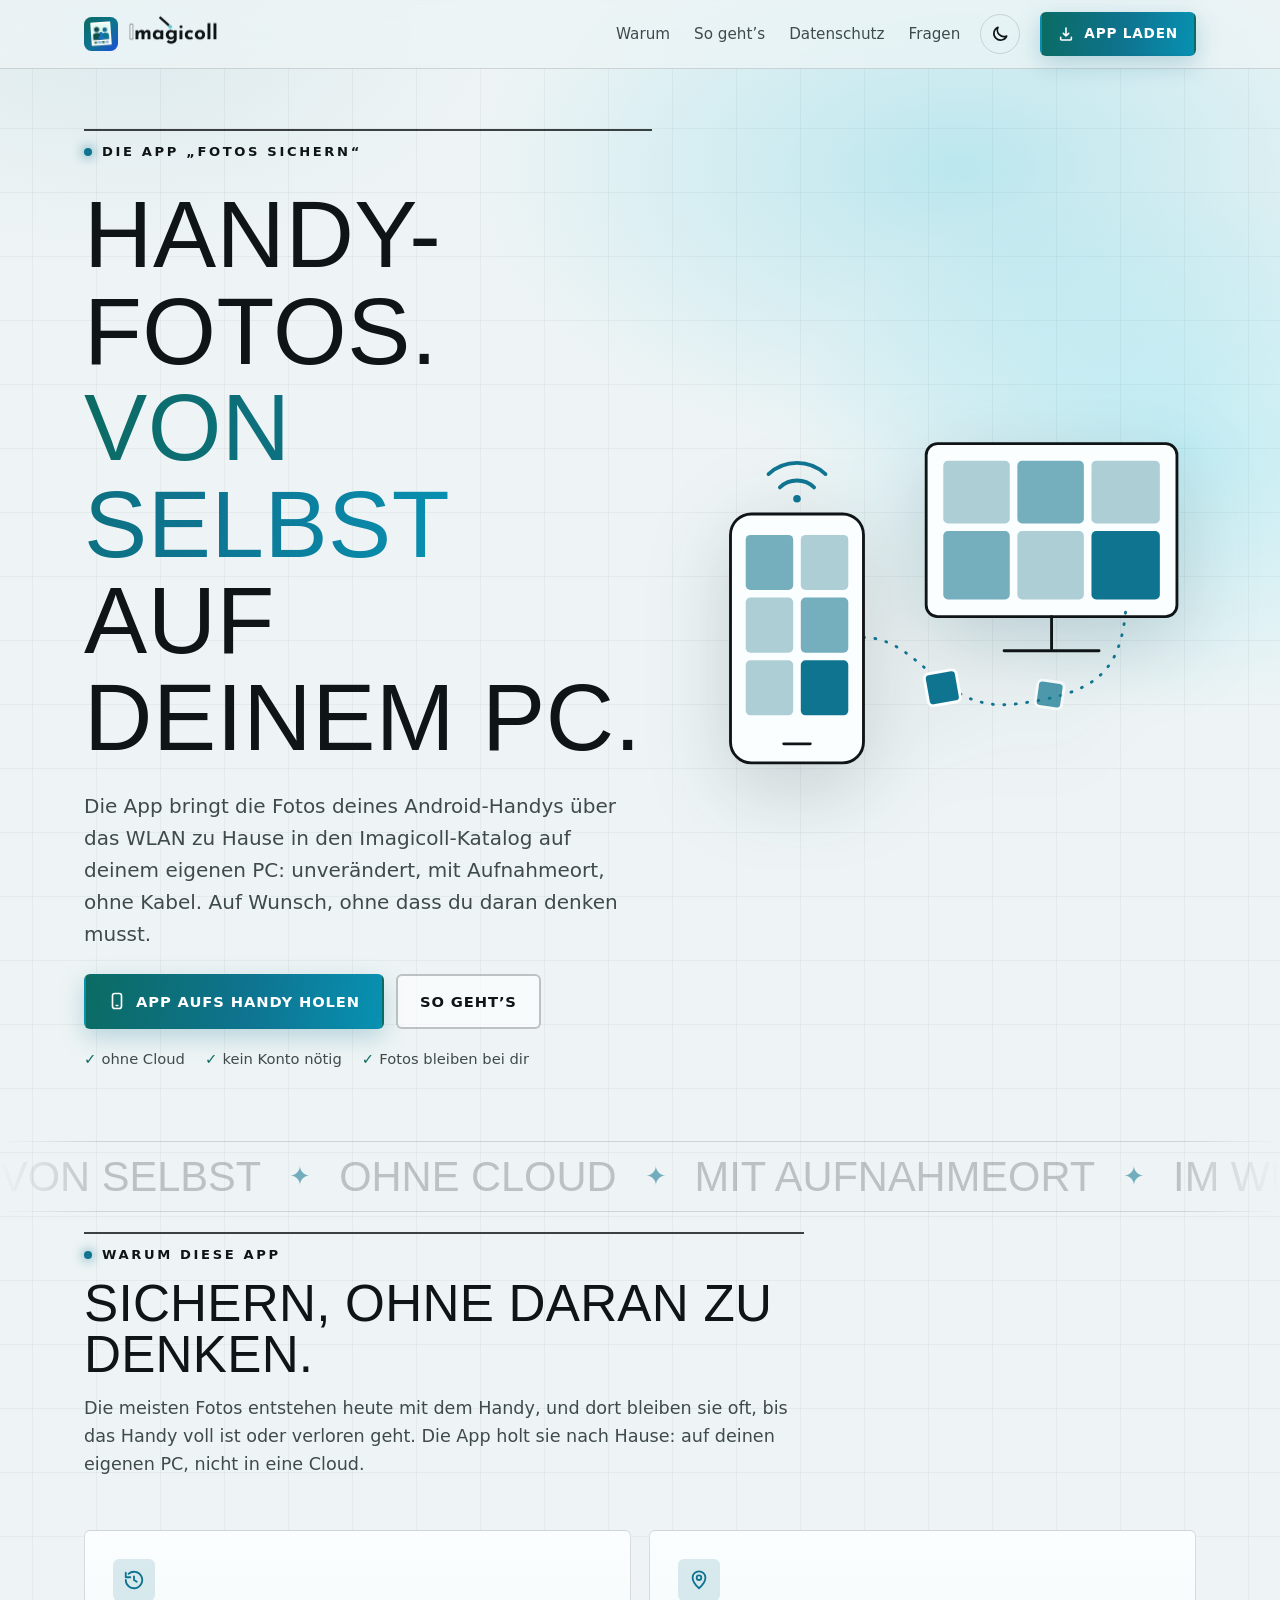
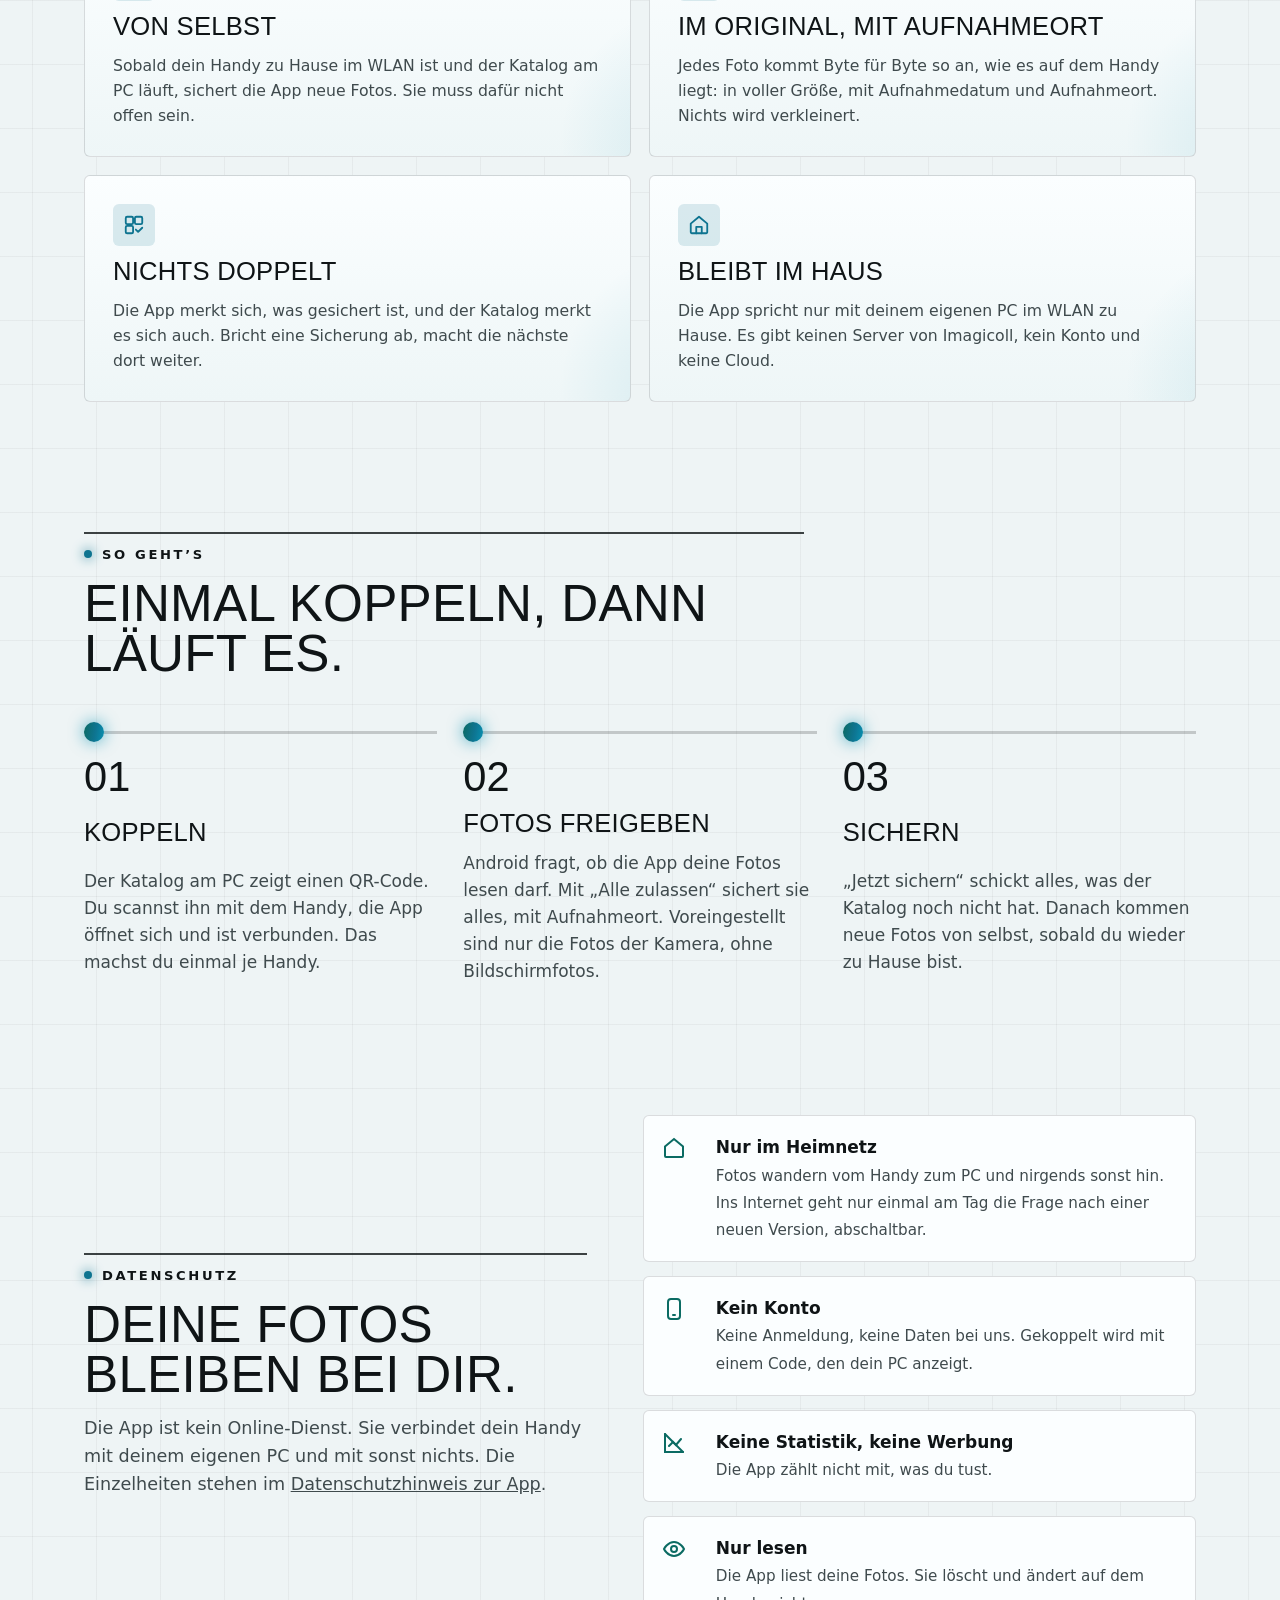
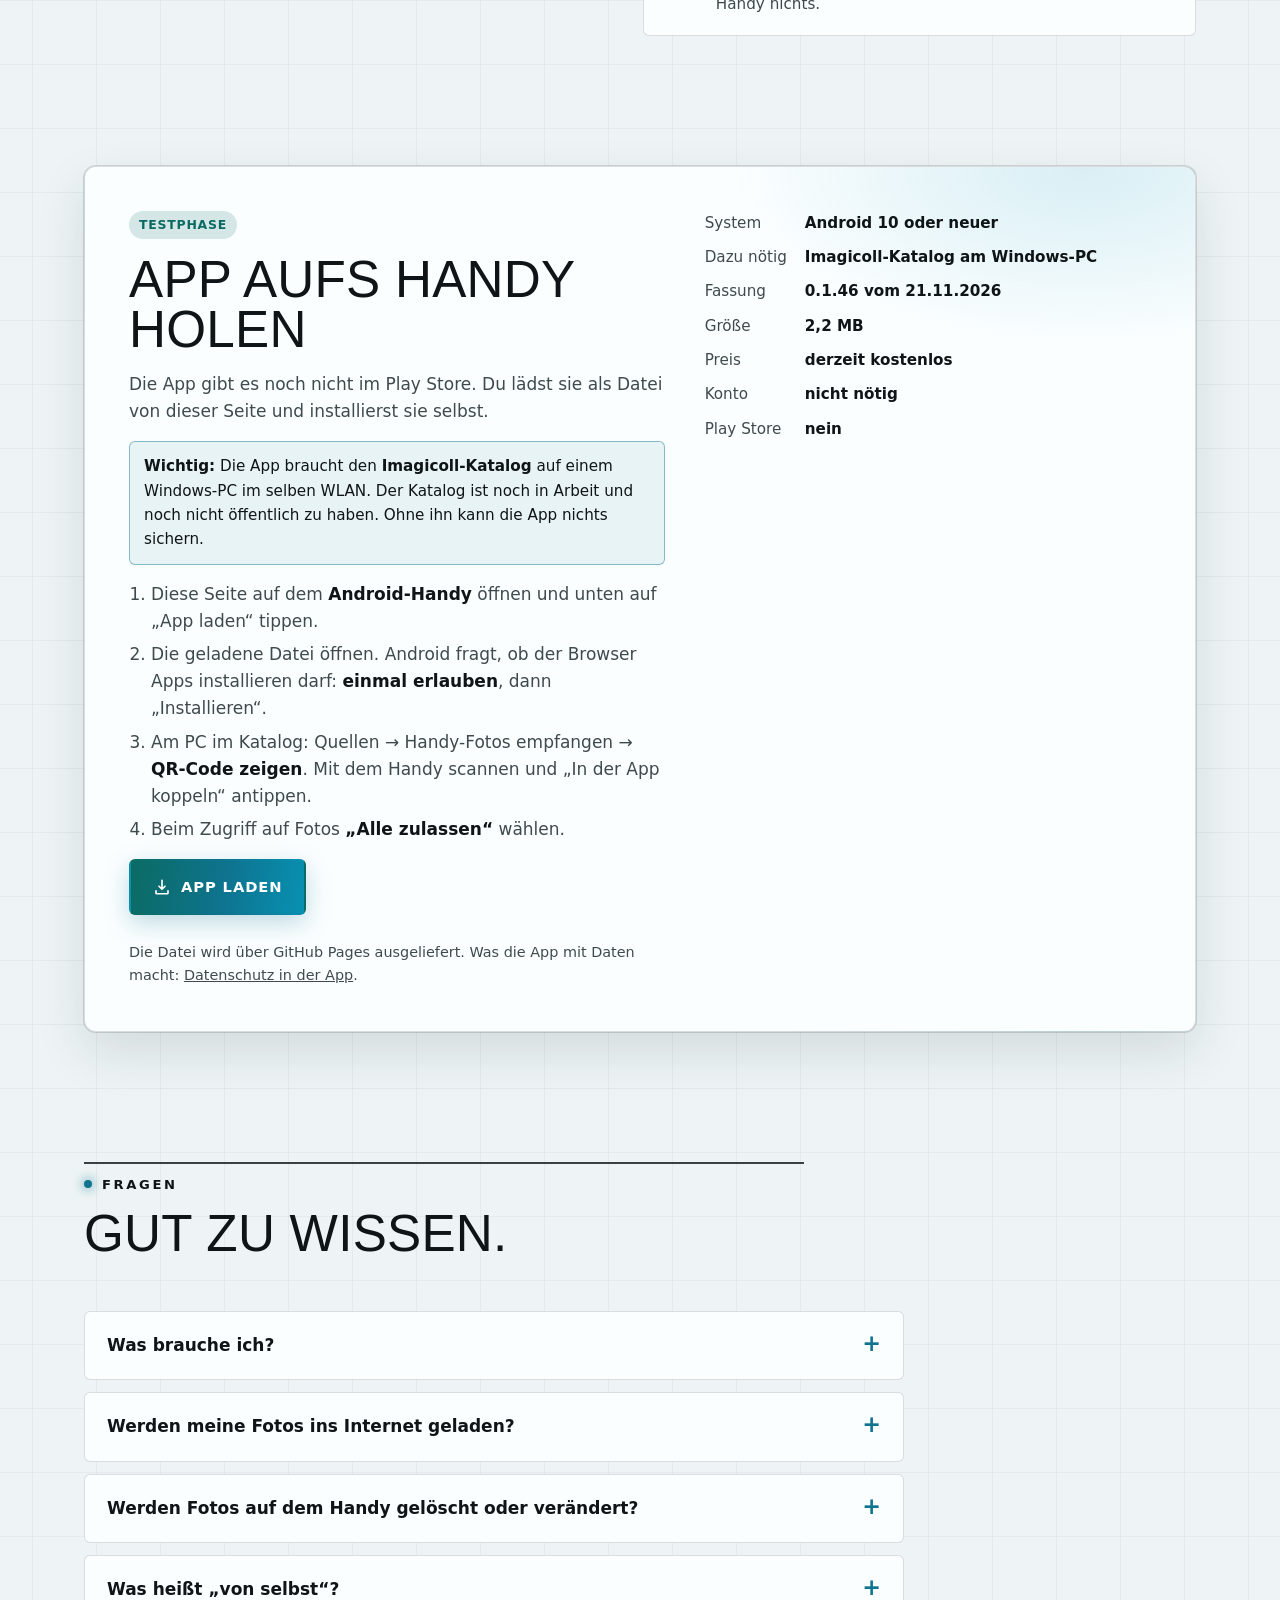
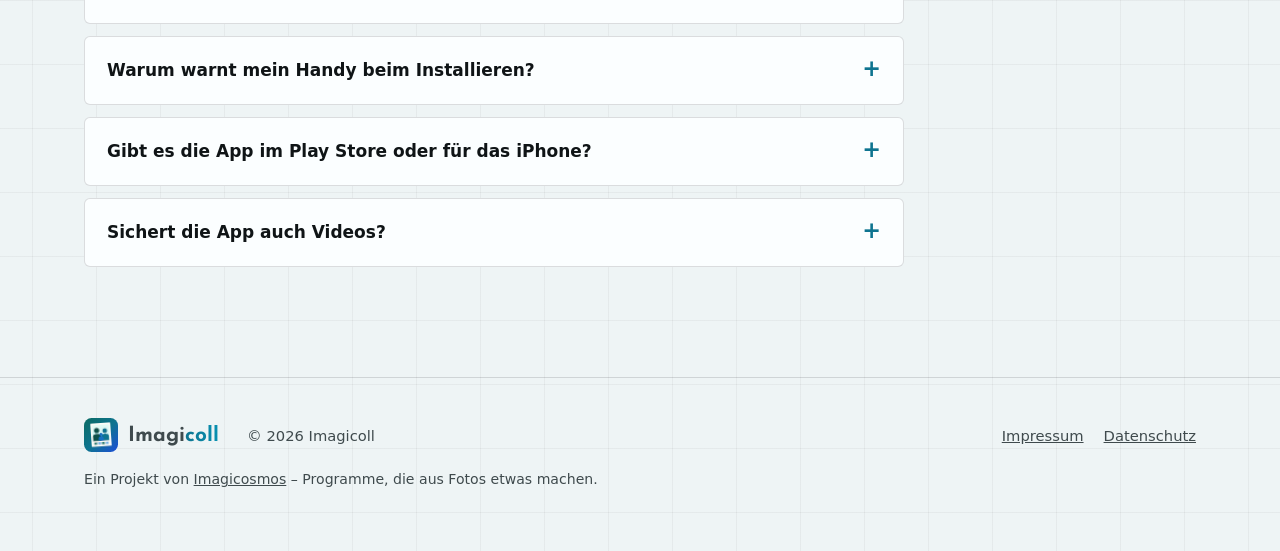
<file: index.html>
<!DOCTYPE html>
<html lang="de" data-modus="hell">
<head>
<meta charset="utf-8">
<meta name="viewport" content="width=device-width, initial-scale=1">
<meta http-equiv="Content-Security-Policy" content="default-src 'self'; script-src 'self'; style-src 'self' 'unsafe-inline'; img-src 'self' data:; font-src 'self'; connect-src 'self'; object-src 'none'; base-uri 'self'; form-action 'self'">
<title>Imagicoll – Handy-Fotos von selbst auf den eigenen PC sichern</title>
<meta name="description" content="Die Android-App „Fotos sichern“ von Imagicoll bringt die Fotos deines Handys über das WLAN zu Hause auf deinen eigenen PC: unverändert, mit Aufnahmeort, auf Wunsch von selbst. Ohne Cloud, ohne Konto.">
<link rel="canonical" href="https://imagicoll.de/">
<meta property="og:type" content="website">
<meta property="og:url" content="https://imagicoll.de/">
<meta property="og:title" content="Imagicoll – Handy-Fotos von selbst auf den eigenen PC sichern">
<meta property="og:description" content="Handy-Fotos. Von selbst auf deinem PC. Über das WLAN zu Hause, ohne Cloud und ohne Konto.">
<meta property="og:locale" content="de_DE">
<meta property="og:image" content="https://imagicoll.de/bilder/teilen.jpg">
<meta property="og:image:width" content="1200">
<meta property="og:image:height" content="630">
<meta property="og:image:alt" content="Imagicoll: Handy-Fotos. Von selbst auf deinem PC. Daneben das Zeichen von Imagicoll.">
<meta property="og:site_name" content="Imagicoll">
<meta name="twitter:card" content="summary_large_image">
<link rel="icon" href="bilder/favicon.svg" type="image/svg+xml">
<link rel="apple-touch-icon" href="bilder/apple-touch-icon.png">
<script src="modus.js"></script>
<script type="application/ld+json">
{
  "@context": "https://schema.org",
  "@graph": [
    {
      "@type": "SoftwareApplication",
      "name": "Imagicoll – Fotos sichern",
      "url": "https://imagicoll.de/",
      "description": "Android-App, die die Fotos des Handys über das WLAN zu Hause in den Imagicoll-Katalog auf dem eigenen Windows-PC sichert: unverändert, mit Aufnahmeort, auf Wunsch von selbst. Ohne Cloud und ohne Konto.",
      "applicationCategory": "UtilitiesApplication",
      "operatingSystem": "Android 10 oder neuer",
      "inLanguage": "de",
      "image": "https://imagicoll.de/bilder/teilen.jpg",
      "offers": { "@type": "Offer", "price": "0", "priceCurrency": "EUR", "description": "Derzeit kostenlos (Testphase)." },
      "publisher": { "@type": "Organization", "name": "Imagicoll", "url": "https://imagicoll.de/" }
    },
    {
      "@type": "FAQPage",
      "mainEntity": [
        { "@type": "Question", "name": "Was brauche ich?", "acceptedAnswer": { "@type": "Answer", "text": "Ein Android-Handy (Android 10 oder neuer) und einen Windows-PC, auf dem der Imagicoll-Katalog läuft. Beide müssen im selben WLAN sein. Der Katalog ist noch in Arbeit und noch nicht öffentlich zu haben; ohne ihn kann die App nichts sichern." } },
        { "@type": "Question", "name": "Werden meine Fotos ins Internet geladen?", "acceptedAnswer": { "@type": "Answer", "text": "Nein. Die App schickt die Fotos nur an deinen eigenen PC im WLAN zu Hause. Es gibt keinen Server von Imagicoll, kein Konto und keine Cloud." } },
        { "@type": "Question", "name": "Werden Fotos auf dem Handy gelöscht oder verändert?", "acceptedAnswer": { "@type": "Answer", "text": "Nein. Die App liest die Fotos nur. Auf dem Handy bleibt alles, wie es ist, und am PC kommt jedes Foto unverändert an." } },
        { "@type": "Question", "name": "Was heißt „von selbst“?", "acceptedAnswer": { "@type": "Answer", "text": "Android startet die Sicherung etwa alle 15 Minuten, wenn das Handy in einem WLAN ist, und kurz nach jedem neuen Foto. Die App muss dafür nicht offen sein. Der PC muss eingeschaltet sein und der Katalog laufen; sonst wartet die App. Im Stromsparmodus kann Android die Sicherung verzögern." } },
        { "@type": "Question", "name": "Warum warnt mein Handy beim Installieren?", "acceptedAnswer": { "@type": "Answer", "text": "Die App kommt nicht aus dem Play Store, sondern als Datei von dieser Seite. Android fragt deshalb einmal, ob der Browser Apps installieren darf, und Play Protect kann zusätzlich nachfragen." } },
        { "@type": "Question", "name": "Gibt es die App im Play Store oder für das iPhone?", "acceptedAnswer": { "@type": "Answer", "text": "Nein. Die App gibt es derzeit nur für Android und nur als Datei von dieser Seite." } },
        { "@type": "Question", "name": "Sichert die App auch Videos?", "acceptedAnswer": { "@type": "Answer", "text": "Noch nicht. Derzeit sichert sie Fotos." } }
      ]
    }
  ]
}
</script>
<link rel="stylesheet" href="style.css">
</head>
<body>
<a class="skip" href="#inhalt">Zum Inhalt springen</a>

<header class="kopf">
  <div class="breite">
    <a class="logo" href="#"><span class="logo-zeichen" aria-hidden="true"></span><span class="logo-wort">Imagi<span class="logo-teil">coll</span></span></a>
    <nav aria-label="Hauptmenü">
      <a href="#warum">Warum</a>
      <a href="#ablauf">So geht’s</a>
      <a href="#datenschutz">Datenschutz</a>
      <a href="#fragen">Fragen</a>
    </nav>
    <button type="button" class="modus-knopf" id="modus-knopf" aria-label="Zu dunklem Design wechseln">
      <svg class="sonne" viewBox="0 0 24 24" fill="none" stroke="currentColor" stroke-width="2" stroke-linecap="round" aria-hidden="true"><circle cx="12" cy="12" r="4"/><path d="M12 2v2M12 20v2M4.9 4.9l1.4 1.4M17.7 17.7l1.4 1.4M2 12h2M20 12h2M4.9 19.1l1.4-1.4M17.7 6.3l1.4-1.4"/></svg>
      <svg class="mond" viewBox="0 0 24 24" fill="none" stroke="currentColor" stroke-width="2" stroke-linecap="round" stroke-linejoin="round" aria-hidden="true"><path d="M20 14.5A8 8 0 0 1 9.5 4a8 8 0 1 0 10.5 10.5z"/></svg>
    </button>
    <a class="knopf klein kopf-app" href="#app"><svg viewBox="0 0 24 24" fill="none" stroke="currentColor" stroke-width="2.4" stroke-linecap="round" stroke-linejoin="round" aria-hidden="true"><path d="M12 3v12M12 15l-4-4M12 15l4-4M4 17v3a1 1 0 0 0 1 1h14a1 1 0 0 0 1-1v-3"/></svg><span>App<span class="lang-wort"> laden</span></span></a>
  </div>
</header>

<main id="inhalt">
  <div class="leuchten" aria-hidden="true"></div>

  <!-- ===================== EINSTIEG ===================== -->
  <section class="breite held">
    <div class="held-text">
      <p class="vorzeile">Die App „Fotos sichern“</p>
      <h1>Handy-Fotos.<br><span class="hervor">Von selbst</span><br>auf deinem PC.</h1>
      <p class="unter">Die App bringt die Fotos deines Android-Handys über das WLAN zu Hause in den Imagicoll-Katalog auf deinem eigenen PC: unverändert, mit Aufnahmeort, ohne Kabel. Auf Wunsch, ohne dass du daran denken musst.</p>
      <div>
        <div class="knoepfe">
          <a class="knopf" href="#app"><svg viewBox="0 0 24 24" fill="none" stroke="currentColor" stroke-width="2.2" stroke-linecap="round" stroke-linejoin="round" aria-hidden="true"><rect x="6" y="2" width="12" height="20" rx="3"/><path d="M11 18h2"/></svg>App aufs Handy holen</a>
          <a class="knopf zweit" href="#ablauf">So geht’s</a>
        </div>
        <ul class="merkmale">
          <li>ohne Cloud</li><li>kein Konto nötig</li><li>Fotos bleiben bei dir</li>
        </ul>
      </div>
    </div>

    <figure class="held-bild">
      <svg viewBox="0 0 520 420" role="img" aria-label="Zeichnung: Fotos wandern vom Handy über das WLAN auf den Bildschirm eines PCs">
        <!-- PC -->
        <rect class="hb-rahmen" x="236" y="46" width="264" height="182" rx="12"/>
        <path class="hb-strich" d="M368 228v34M318 264h100"/>
        <g class="hb-foto">
          <rect x="254" y="64" width="70" height="66" rx="5"/><rect class="b" x="332" y="64" width="70" height="66" rx="5"/><rect x="410" y="64" width="72" height="66" rx="5"/>
          <rect class="b" x="254" y="138" width="70" height="72" rx="5"/><rect x="332" y="138" width="70" height="72" rx="5"/><rect class="neu" x="410" y="138" width="72" height="72" rx="5"/>
        </g>
        <!-- Weg der Fotos -->
        <path class="hb-weg" d="M170 250C230 250 250 330 330 320S440 290 446 222"/>
        <rect class="hb-fliegt" x="236" y="286" width="34" height="34" rx="5" transform="rotate(-10 253 303)"/>
        <rect class="hb-fliegt f2" x="352" y="296" width="28" height="28" rx="5" transform="rotate(8 366 310)"/>
        <!-- Handy -->
        <rect class="hb-rahmen" x="30" y="120" width="140" height="262" rx="22"/>
        <path class="hb-strich" d="M86 362h28"/>
        <g class="hb-foto">
          <rect class="b" x="46" y="142" width="50" height="58" rx="5"/><rect x="104" y="142" width="50" height="58" rx="5"/>
          <rect x="46" y="208" width="50" height="58" rx="5"/><rect class="b" x="104" y="208" width="50" height="58" rx="5"/>
          <rect x="46" y="274" width="50" height="58" rx="5"/><rect class="neu" x="104" y="274" width="50" height="58" rx="5"/>
        </g>
        <!-- WLAN -->
        <g class="hb-wlan"><path d="M82 92a26 26 0 0 1 36 0M70 78a44 44 0 0 1 60 0"/><circle cx="100" cy="104" r="4"/></g>
      </svg>
    </figure>
  </section>

  <div class="jahrband" aria-hidden="true"><div class="jahrband-spur" id="laufband" data-woerter="Von selbst|Ohne Cloud|Mit Aufnahmeort|Im WLAN zu Hause|Ohne Konto|Unverändert|Ohne Kabel|Nichts doppelt"></div></div>

  <!-- ===================== WARUM ===================== -->
  <section class="abschnitt eng" id="warum">
    <div class="breite">
      <div class="abschnitt-kopf zeigen">
        <p class="vorzeile">Warum diese App</p>
        <h2>Sichern, ohne daran zu denken.</h2>
        <p>Die meisten Fotos entstehen heute mit dem Handy, und dort bleiben sie oft, bis das Handy voll ist oder verloren geht. Die App holt sie nach Hause: auf deinen eigenen PC, nicht in eine Cloud.</p>
      </div>
      <div class="gruende">
        <article class="kachel zeigen">
          <div class="symbol"><svg viewBox="0 0 24 24" fill="none" stroke="currentColor" stroke-width="2" stroke-linecap="round" stroke-linejoin="round" aria-hidden="true"><path d="M3 12a9 9 0 1 0 3-6.700M3 4v5h5"/><path d="M12 8v4l3 2"/></svg></div>
          <h3>Von selbst</h3>
          <p>Sobald dein Handy zu Hause im WLAN ist und der Katalog am PC läuft, sichert die App neue Fotos. Sie muss dafür nicht offen sein.</p>
        </article>
        <article class="kachel zeigen">
          <div class="symbol"><svg viewBox="0 0 24 24" fill="none" stroke="currentColor" stroke-width="2" stroke-linecap="round" stroke-linejoin="round" aria-hidden="true"><path d="M12 21s7-6.2 7-11.5A7 7 0 0 0 5 9.500C5 14.800 12 21 12 21z"/><circle cx="12" cy="9.500" r="2.500"/></svg></div>
          <h3>Im Original, mit Aufnahmeort</h3>
          <p>Jedes Foto kommt Byte für Byte so an, wie es auf dem Handy liegt: in voller Größe, mit Aufnahmedatum und Aufnahmeort. Nichts wird verkleinert.</p>
        </article>
        <article class="kachel zeigen">
          <div class="symbol"><svg viewBox="0 0 24 24" fill="none" stroke="currentColor" stroke-width="2" stroke-linecap="round" stroke-linejoin="round" aria-hidden="true"><rect x="3" y="3" width="8" height="8" rx="1.5"/><rect x="13" y="3" width="8" height="8" rx="1.5"/><rect x="3" y="13" width="8" height="8" rx="1.5"/><path d="M14 17l2.500 2.500L21 15"/></svg></div>
          <h3>Nichts doppelt</h3>
          <p>Die App merkt sich, was gesichert ist, und der Katalog merkt es sich auch. Bricht eine Sicherung ab, macht die nächste dort weiter.</p>
        </article>
        <article class="kachel zeigen">
          <div class="symbol"><svg viewBox="0 0 24 24" fill="none" stroke="currentColor" stroke-width="2" stroke-linecap="round" stroke-linejoin="round" aria-hidden="true"><path d="M3 10.500L12 3l9 7.500V20a1 1 0 0 1-1 1H4a1 1 0 0 1-1-1z"/><path d="M9 21v-7h6v7"/></svg></div>
          <h3>Bleibt im Haus</h3>
          <p>Die App spricht nur mit deinem eigenen PC im WLAN zu Hause. Es gibt keinen Server von Imagicoll, kein Konto und keine Cloud.</p>
        </article>
      </div>
    </div>
  </section>

  <!-- ===================== SO GEHT'S ===================== -->
  <section class="abschnitt eng" id="ablauf">
    <div class="breite">
      <div class="abschnitt-kopf zeigen">
        <p class="vorzeile">So geht’s</p>
        <h2>Einmal koppeln, dann läuft es.</h2>
      </div>
      <div class="schritte">
        <div class="schritt zeigen"><h3>Koppeln</h3><p>Der Katalog am PC zeigt einen QR-Code. Du scannst ihn mit dem Handy, die App öffnet sich und ist verbunden. Das machst du einmal je Handy.</p></div>
        <div class="schritt zeigen"><h3>Fotos freigeben</h3><p>Android fragt, ob die App deine Fotos lesen darf. Mit „Alle zulassen“ sichert sie alles, mit Aufnahmeort. Voreingestellt sind nur die Fotos der Kamera, ohne Bildschirmfotos.</p></div>
        <div class="schritt zeigen"><h3>Sichern</h3><p>„Jetzt sichern“ schickt alles, was der Katalog noch nicht hat. Danach kommen neue Fotos von selbst, sobald du wieder zu Hause bist.</p></div>
      </div>
    </div>
  </section>

  <!-- ===================== DATENSCHUTZ ===================== -->
  <section class="abschnitt eng" id="datenschutz">
    <div class="breite schutz">
      <div class="abschnitt-kopf zeigen">
        <p class="vorzeile">Datenschutz</p>
        <h2>Deine Fotos bleiben bei dir.</h2>
        <p>Die App ist kein Online-Dienst. Sie verbindet dein Handy mit deinem eigenen PC und mit sonst nichts. Die Einzelheiten stehen im <a href="datenschutz.html#app">Datenschutzhinweis zur App</a>.</p>
      </div>
      <ul class="schutz-liste">
        <li class="zeigen"><svg viewBox="0 0 24 24" fill="none" stroke="currentColor" stroke-width="2" stroke-linecap="round" aria-hidden="true"><path d="M3 10.500L12 3l9 7.500V20a1 1 0 0 1-1 1H4a1 1 0 0 1-1-1z"/></svg><div><b>Nur im Heimnetz</b><span>Fotos wandern vom Handy zum PC und nirgends sonst hin. Ins Internet geht nur einmal am Tag die Frage nach einer neuen Version, abschaltbar.</span></div></li>
        <li class="zeigen"><svg viewBox="0 0 24 24" fill="none" stroke="currentColor" stroke-width="2" stroke-linecap="round" aria-hidden="true"><rect x="6" y="2" width="12" height="20" rx="3"/><path d="M11 18h2"/></svg><div><b>Kein Konto</b><span>Keine Anmeldung, keine Daten bei uns. Gekoppelt wird mit einem Code, den dein PC anzeigt.</span></div></li>
        <li class="zeigen"><svg viewBox="0 0 24 24" fill="none" stroke="currentColor" stroke-width="2" stroke-linecap="round" aria-hidden="true"><path d="M3 3v18h18M7 15l4-4 3 3 5-6"/><path d="M3 3l18 18"/></svg><div><b>Keine Statistik, keine Werbung</b><span>Die App zählt nicht mit, was du tust.</span></div></li>
        <li class="zeigen"><svg viewBox="0 0 24 24" fill="none" stroke="currentColor" stroke-width="2" stroke-linecap="round" aria-hidden="true"><path d="M2 12s3.500-7 10-7 10 7 10 7-3.500 7-10 7S2 12 2 12z"/><circle cx="12" cy="12" r="3"/></svg><div><b>Nur lesen</b><span>Die App liest deine Fotos. Sie löscht und ändert auf dem Handy nichts.</span></div></li>
      </ul>
    </div>
  </section>

  <!-- ===================== APP ===================== -->
  <!-- @@FASSUNG@@ und @@GROESSE@@ setzt tools/webseite_veroeffentlichen.py beim Veröffentlichen ein; die Datei imagicoll.apk kommt dabei dazu. -->
  <section class="abschnitt eng" id="app">
    <div class="breite">
      <div class="download-karte zeigen">
        <div class="dl-links">
          <span class="abzeichen">Testphase</span>
          <h2>App aufs Handy holen</h2>
          <p class="leise">Die App gibt es noch nicht im Play Store. Du lädst sie als Datei von dieser Seite und installierst sie selbst.</p>
          <p class="hinweis"><b>Wichtig:</b> Die App braucht den <b>Imagicoll-Katalog</b> auf einem Windows-PC im selben WLAN. Der Katalog ist noch in Arbeit und noch nicht öffentlich zu haben. Ohne ihn kann die App nichts sichern.</p>
          <ol class="schritte-liste">
            <li>Diese Seite auf dem <b>Android-Handy</b> öffnen und unten auf „App laden“ tippen.</li>
            <li>Die geladene Datei öffnen. Android fragt, ob der Browser Apps installieren darf: <b>einmal erlauben</b>, dann „Installieren“.</li>
            <li>Am PC im Katalog: Quellen → Handy-Fotos empfangen → <b>QR-Code zeigen</b>. Mit dem Handy scannen und „In der App koppeln“ antippen.</li>
            <li>Beim Zugriff auf Fotos <b>„Alle zulassen“</b> wählen.</li>
          </ol>
          <div class="knoepfe">
            <a class="knopf" href="imagicoll.apk" download><svg viewBox="0 0 24 24" fill="none" stroke="currentColor" stroke-width="2.2" stroke-linecap="round" stroke-linejoin="round" aria-hidden="true"><path d="M12 3v12M12 15l-4-4M12 15l4-4M4 17v3a1 1 0 0 0 1 1h14a1 1 0 0 0 1-1v-3"/></svg>App laden</a>
          </div>
          <p class="leise dl-bedingungen">Die Datei wird über GitHub Pages ausgeliefert. Was die App mit Daten macht: <a href="datenschutz.html#app">Datenschutz in der App</a>.</p>
        </div>
        <dl class="dl-daten">
          <dt>System</dt><dd>Android 10 oder neuer</dd>
          <dt>Dazu nötig</dt><dd>Imagicoll-Katalog am Windows-PC</dd>
          <dt>Fassung</dt><dd>0.1.46 vom 21.11.2026</dd>
          <dt>Größe</dt><dd>2,2 MB</dd>
          <dt>Preis</dt><dd>derzeit kostenlos</dd>
          <dt>Konto</dt><dd>nicht nötig</dd>
          <dt>Play Store</dt><dd>nein</dd>
        </dl>
      </div>
    </div>
  </section>

  <!-- ===================== FRAGEN ===================== -->
  <section class="abschnitt eng" id="fragen">
    <div class="breite">
      <div class="abschnitt-kopf zeigen">
        <p class="vorzeile">Fragen</p>
        <h2>Gut zu wissen.</h2>
      </div>
      <div class="fragen">
        <details class="zeigen"><summary>Was brauche ich?</summary><p>Ein Android-Handy (Android 10 oder neuer) und einen Windows-PC, auf dem der Imagicoll-Katalog läuft. Beide müssen im selben WLAN sein. Der Katalog ist noch in Arbeit und noch nicht öffentlich zu haben; ohne ihn kann die App nichts sichern.</p></details>
        <details class="zeigen"><summary>Werden meine Fotos ins Internet geladen?</summary><p>Nein. Die App schickt die Fotos nur an deinen eigenen PC im WLAN zu Hause. Es gibt keinen Server von Imagicoll, kein Konto und keine Cloud.</p></details>
        <details class="zeigen"><summary>Werden Fotos auf dem Handy gelöscht oder verändert?</summary><p>Nein. Die App liest die Fotos nur. Auf dem Handy bleibt alles, wie es ist, und am PC kommt jedes Foto unverändert an.</p></details>
        <details class="zeigen"><summary>Was heißt „von selbst“?</summary><p>Android startet die Sicherung etwa alle 15 Minuten, wenn das Handy in einem WLAN ist, und kurz nach jedem neuen Foto. Die App muss dafür nicht offen sein. Der PC muss eingeschaltet sein und der Katalog laufen; sonst wartet die App. Im Stromsparmodus kann Android die Sicherung verzögern.</p></details>
        <details class="zeigen"><summary>Warum warnt mein Handy beim Installieren?</summary><p>Die App kommt nicht aus dem Play Store, sondern als Datei von dieser Seite. Android fragt deshalb einmal, ob der Browser Apps installieren darf, und Play Protect kann zusätzlich nachfragen.</p></details>
        <details class="zeigen"><summary>Gibt es die App im Play Store oder für das iPhone?</summary><p>Nein. Die App gibt es derzeit nur für Android und nur als Datei von dieser Seite.</p></details>
        <details class="zeigen"><summary>Sichert die App auch Videos?</summary><p>Noch nicht. Derzeit sichert sie Fotos.</p></details>
      </div>
    </div>
  </section>
</main>

<footer class="fuss">
  <div class="breite">
    <a class="logo" href="#"><span class="logo-zeichen" aria-hidden="true"></span><span class="logo-wort">Imagi<span class="logo-teil">coll</span></span></a>
    <span>© 2026 Imagicoll</span>
    <nav aria-label="Rechtliches"><a href="impressum.html">Impressum</a><a href="datenschutz.html">Datenschutz</a></nav>
    <span class="familie">Ein Projekt von <a href="https://imagicosmos.de/" rel="noopener">Imagicosmos</a> – Programme, die aus Fotos etwas machen.</span>
  </div>
</footer>

<script src="app.js"></script>
<script src="bausteine/zauberstab.js" data-stern="#06b6d4" data-band="#67e8f9" defer></script>
</body>
</html>
</file>
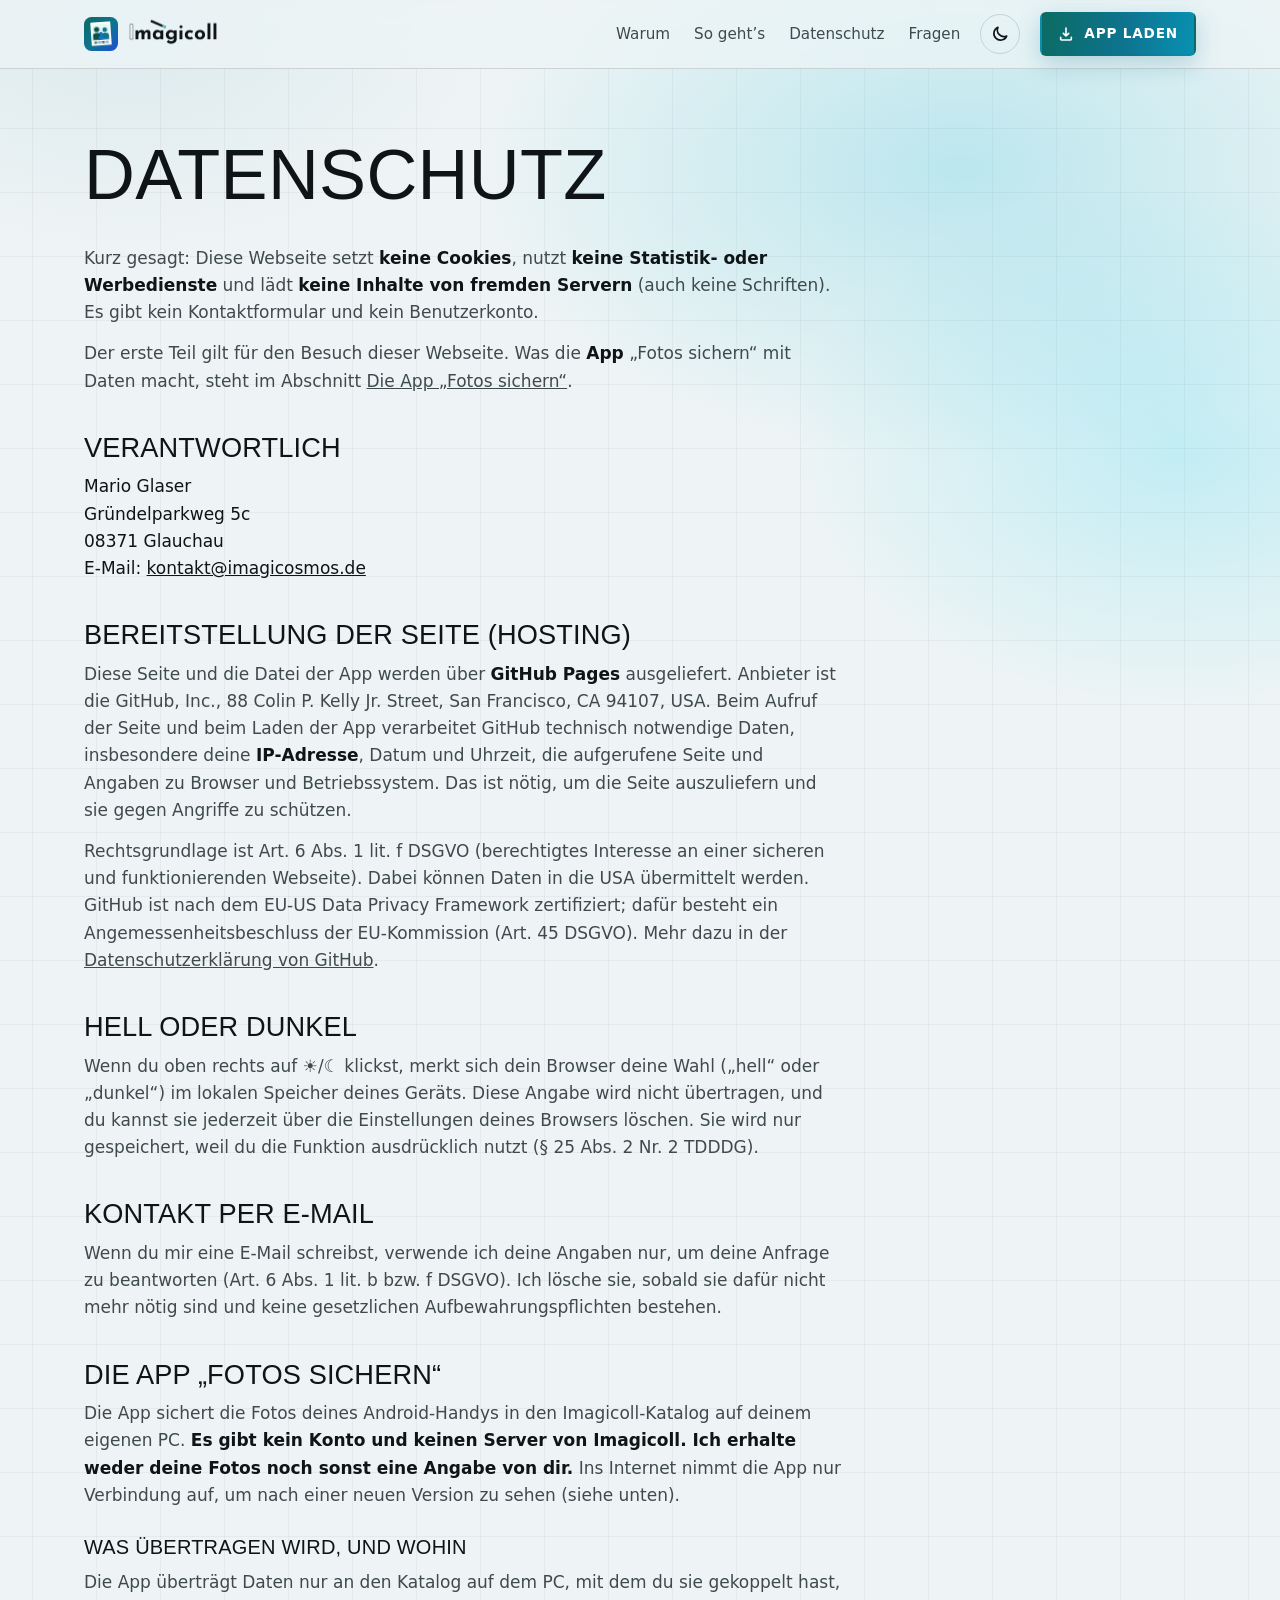
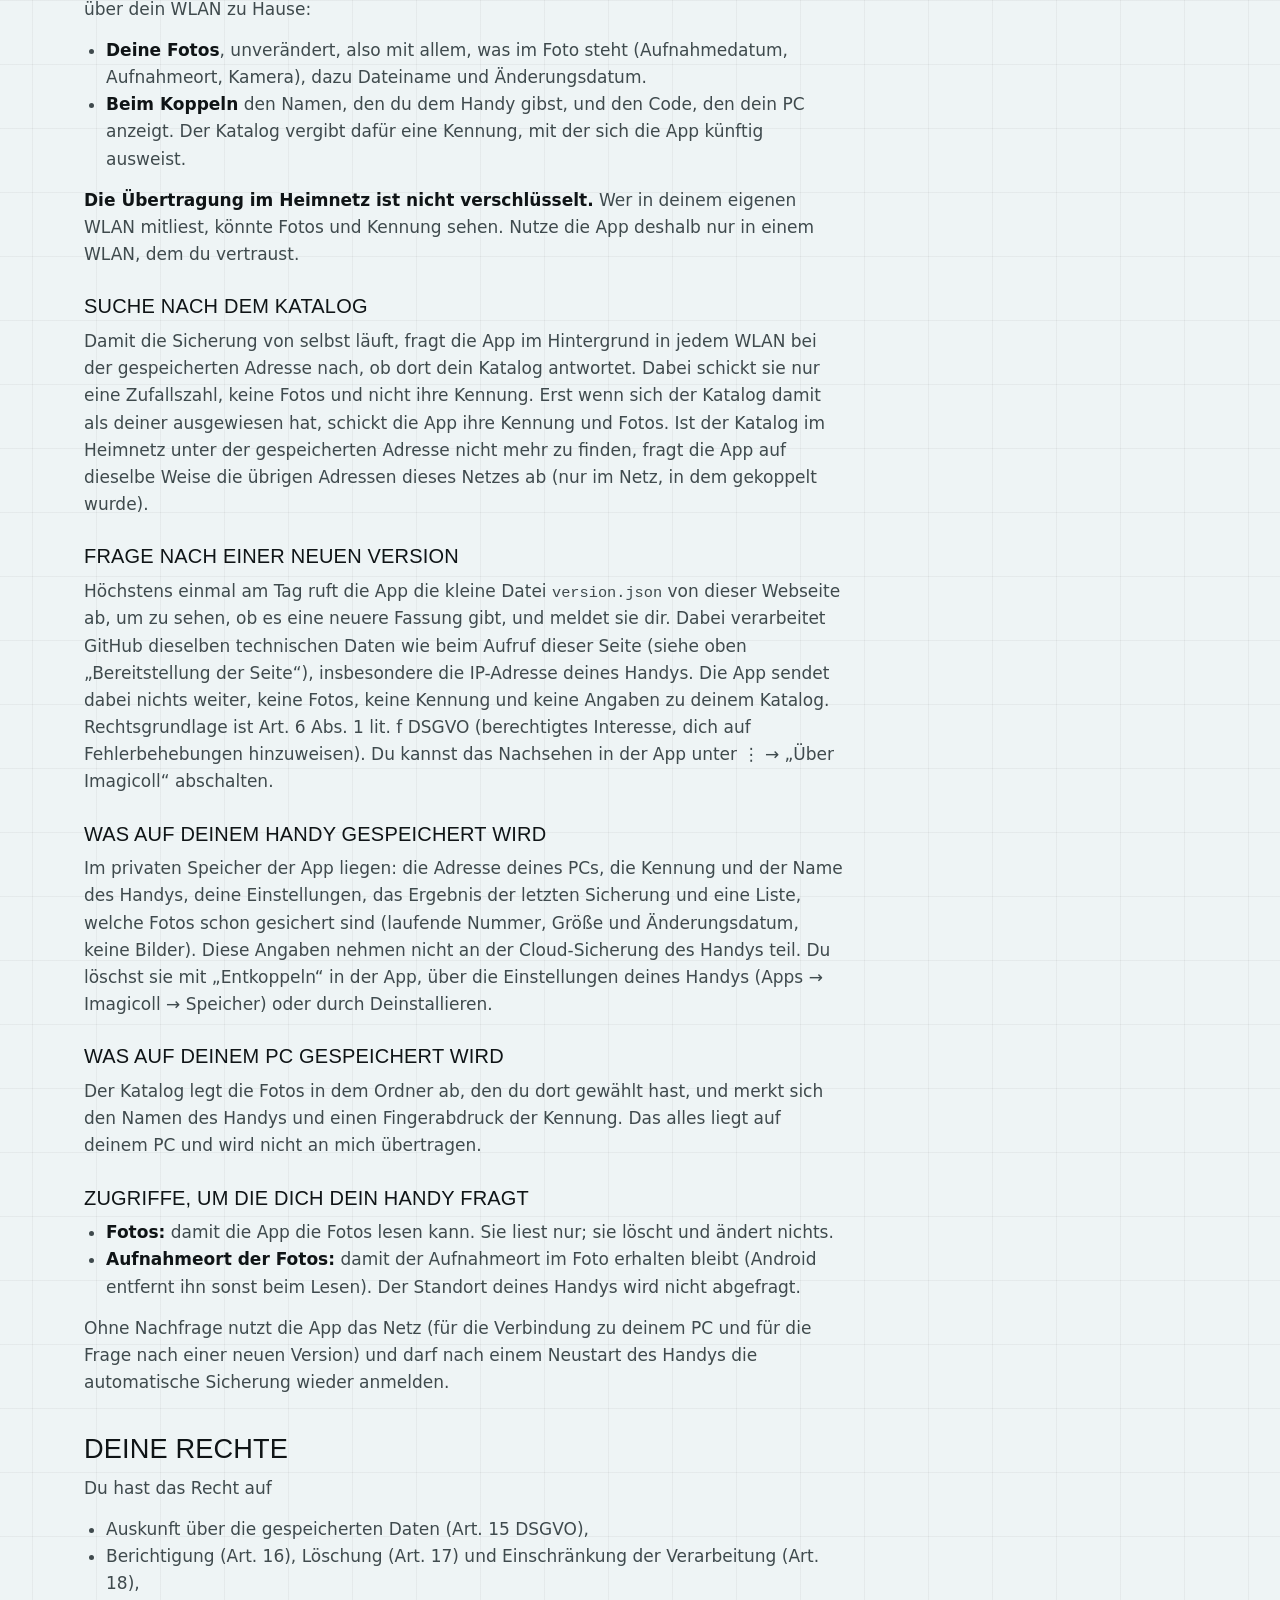
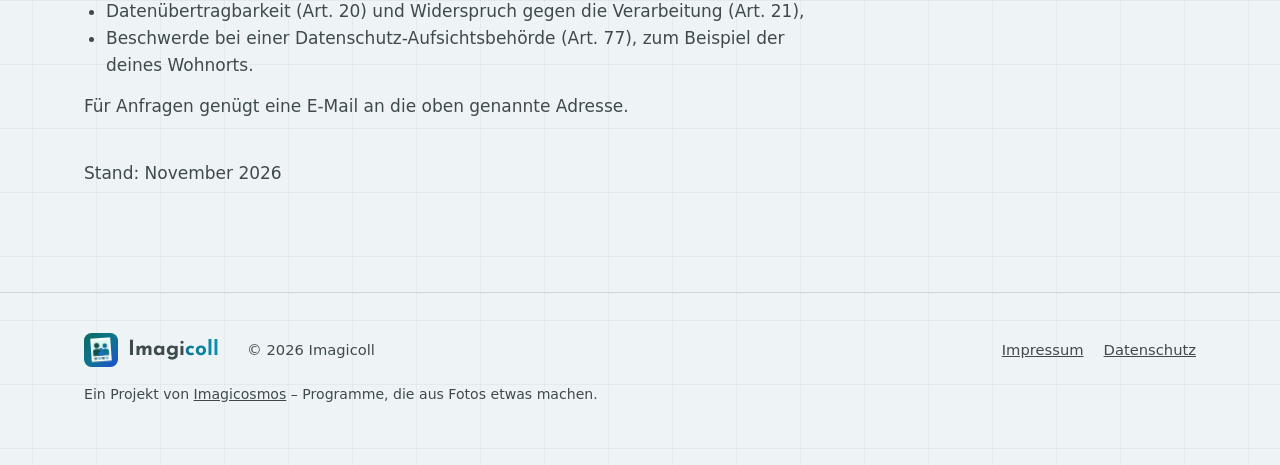
<file: datenschutz.html>
<!DOCTYPE html>
<html lang="de" data-modus="hell">
<head>
<meta charset="utf-8">
<meta name="viewport" content="width=device-width, initial-scale=1">
<meta http-equiv="Content-Security-Policy" content="default-src 'self'; script-src 'self'; style-src 'self' 'unsafe-inline'; img-src 'self' data:; font-src 'self'; connect-src 'self'; object-src 'none'; base-uri 'self'; form-action 'self'">
<title>Datenschutz · Imagicoll</title>
<meta name="robots" content="noindex">
<link rel="icon" href="bilder/favicon.svg" type="image/svg+xml">
<link rel="apple-touch-icon" href="bilder/apple-touch-icon.png">
<script src="modus.js"></script>
<link rel="stylesheet" href="style.css">
</head>
<body>
<header class="kopf">
  <div class="breite">
    <a class="logo" href="index.html"><span class="logo-zeichen" aria-hidden="true"></span><span class="logo-wort">Imagi<span class="logo-teil">coll</span></span></a>
    <nav aria-label="Hauptmenü">
      <a href="index.html#warum">Warum</a>
      <a href="index.html#ablauf">So geht’s</a>
      <a href="index.html#datenschutz">Datenschutz</a>
      <a href="index.html#fragen">Fragen</a>
    </nav>
    <button type="button" class="modus-knopf" id="modus-knopf" aria-label="Zu dunklem Design wechseln">
      <svg class="sonne" viewBox="0 0 24 24" fill="none" stroke="currentColor" stroke-width="2" stroke-linecap="round" aria-hidden="true"><circle cx="12" cy="12" r="4"/><path d="M12 2v2M12 20v2M4.9 4.9l1.4 1.4M17.7 17.7l1.4 1.4M2 12h2M20 12h2M4.9 19.1l1.4-1.4M17.7 6.3l1.4-1.4"/></svg>
      <svg class="mond" viewBox="0 0 24 24" fill="none" stroke="currentColor" stroke-width="2" stroke-linecap="round" stroke-linejoin="round" aria-hidden="true"><path d="M20 14.5A8 8 0 0 1 9.5 4a8 8 0 1 0 10.5 10.5z"/></svg>
    </button>
    <a class="knopf klein kopf-app" href="index.html#app"><svg viewBox="0 0 24 24" fill="none" stroke="currentColor" stroke-width="2.4" stroke-linecap="round" stroke-linejoin="round" aria-hidden="true"><path d="M12 3v12M12 15l-4-4M12 15l4-4M4 17v3a1 1 0 0 0 1 1h14a1 1 0 0 0 1-1v-3"/></svg><span>App<span class="lang-wort"> laden</span></span></a>
  </div>
</header>
<main id="inhalt">
  <div class="leuchten" aria-hidden="true"></div>
  <article class="breite"><div class="rechtstext">
<h1>Datenschutz</h1>
<p>Kurz gesagt: Diese Webseite setzt <strong>keine Cookies</strong>, nutzt <strong>keine Statistik- oder Werbedienste</strong> und lädt <strong>keine Inhalte von fremden Servern</strong> (auch keine Schriften). Es gibt kein Kontaktformular und kein Benutzerkonto.</p>
<p>Der erste Teil gilt für den Besuch dieser Webseite. Was die <strong>App</strong> „Fotos sichern“ mit Daten macht, steht im Abschnitt <a href="#app">Die App „Fotos sichern“</a>.</p>

<h2>Verantwortlich</h2>
<address>
Mario Glaser<br>
Gründelparkweg 5c<br>
08371 Glauchau<br>
E-Mail: <a href="mailto:kontakt@imagicosmos.de">kontakt@imagicosmos.de</a>
</address>

<h2>Bereitstellung der Seite (Hosting)</h2>
<p>Diese Seite und die Datei der App werden über <strong>GitHub Pages</strong> ausgeliefert. Anbieter ist die GitHub, Inc., 88 Colin P. Kelly Jr. Street, San Francisco, CA 94107, USA. Beim Aufruf der Seite und beim Laden der App verarbeitet GitHub technisch notwendige Daten, insbesondere deine <strong>IP-Adresse</strong>, Datum und Uhrzeit, die aufgerufene Seite und Angaben zu Browser und Betriebssystem. Das ist nötig, um die Seite auszuliefern und sie gegen Angriffe zu schützen.</p>
<p>Rechtsgrundlage ist Art. 6 Abs. 1 lit. f DSGVO (berechtigtes Interesse an einer sicheren und funktionierenden Webseite). Dabei können Daten in die USA übermittelt werden. GitHub ist nach dem EU-US Data Privacy Framework zertifiziert; dafür besteht ein Angemessenheitsbeschluss der EU-Kommission (Art. 45 DSGVO). Mehr dazu in der <a href="https://docs.github.com/de/site-policy/privacy-policies/github-general-privacy-statement" rel="noopener">Datenschutzerklärung von GitHub</a>.</p>

<h2>Hell oder dunkel</h2>
<p>Wenn du oben rechts auf ☀/☾ klickst, merkt sich dein Browser deine Wahl („hell“ oder „dunkel“) im lokalen Speicher deines Geräts. Diese Angabe wird nicht übertragen, und du kannst sie jederzeit über die Einstellungen deines Browsers löschen. Sie wird nur gespeichert, weil du die Funktion ausdrücklich nutzt (§ 25 Abs. 2 Nr. 2 TDDDG).</p>

<h2>Kontakt per E-Mail</h2>
<p>Wenn du mir eine E-Mail schreibst, verwende ich deine Angaben nur, um deine Anfrage zu beantworten (Art. 6 Abs. 1 lit. b bzw. f DSGVO). Ich lösche sie, sobald sie dafür nicht mehr nötig sind und keine gesetzlichen Aufbewahrungspflichten bestehen.</p>

<h2 id="app">Die App „Fotos sichern“</h2>
<p>Die App sichert die Fotos deines Android-Handys in den Imagicoll-Katalog auf deinem eigenen PC. <strong>Es gibt kein Konto und keinen Server von Imagicoll. Ich erhalte weder deine Fotos noch sonst eine Angabe von dir.</strong> Ins Internet nimmt die App nur Verbindung auf, um nach einer neuen Version zu sehen (siehe unten).</p>

<h3>Was übertragen wird, und wohin</h3>
<p>Die App überträgt Daten nur an den Katalog auf dem PC, mit dem du sie gekoppelt hast, über dein WLAN zu Hause:</p>
<ul>
  <li><strong>Deine Fotos</strong>, unverändert, also mit allem, was im Foto steht (Aufnahmedatum, Aufnahmeort, Kamera), dazu Dateiname und Änderungsdatum.</li>
  <li><strong>Beim Koppeln</strong> den Namen, den du dem Handy gibst, und den Code, den dein PC anzeigt. Der Katalog vergibt dafür eine Kennung, mit der sich die App künftig ausweist.</li>
</ul>
<p><strong>Die Übertragung im Heimnetz ist nicht verschlüsselt.</strong> Wer in deinem eigenen WLAN mitliest, könnte Fotos und Kennung sehen. Nutze die App deshalb nur in einem WLAN, dem du vertraust.</p>

<h3>Suche nach dem Katalog</h3>
<p>Damit die Sicherung von selbst läuft, fragt die App im Hintergrund in jedem WLAN bei der gespeicherten Adresse nach, ob dort dein Katalog antwortet. Dabei schickt sie nur eine Zufallszahl, keine Fotos und nicht ihre Kennung. Erst wenn sich der Katalog damit als deiner ausgewiesen hat, schickt die App ihre Kennung und Fotos. Ist der Katalog im Heimnetz unter der gespeicherten Adresse nicht mehr zu finden, fragt die App auf dieselbe Weise die übrigen Adressen dieses Netzes ab (nur im Netz, in dem gekoppelt wurde).</p>

<h3>Frage nach einer neuen Version</h3>
<p>Höchstens einmal am Tag ruft die App die kleine Datei <code>version.json</code> von dieser Webseite ab, um zu sehen, ob es eine neuere Fassung gibt, und meldet sie dir. Dabei verarbeitet GitHub dieselben technischen Daten wie beim Aufruf dieser Seite (siehe oben „Bereitstellung der Seite“), insbesondere die IP-Adresse deines Handys. Die App sendet dabei nichts weiter, keine Fotos, keine Kennung und keine Angaben zu deinem Katalog. Rechtsgrundlage ist Art. 6 Abs. 1 lit. f DSGVO (berechtigtes Interesse, dich auf Fehlerbehebungen hinzuweisen). Du kannst das Nachsehen in der App unter ⋮ → „Über Imagicoll“ abschalten.</p>

<h3>Was auf deinem Handy gespeichert wird</h3>
<p>Im privaten Speicher der App liegen: die Adresse deines PCs, die Kennung und der Name des Handys, deine Einstellungen, das Ergebnis der letzten Sicherung und eine Liste, welche Fotos schon gesichert sind (laufende Nummer, Größe und Änderungsdatum, keine Bilder). Diese Angaben nehmen nicht an der Cloud-Sicherung des Handys teil. Du löschst sie mit „Entkoppeln“ in der App, über die Einstellungen deines Handys (Apps → Imagicoll → Speicher) oder durch Deinstallieren.</p>

<h3>Was auf deinem PC gespeichert wird</h3>
<p>Der Katalog legt die Fotos in dem Ordner ab, den du dort gewählt hast, und merkt sich den Namen des Handys und einen Fingerabdruck der Kennung. Das alles liegt auf deinem PC und wird nicht an mich übertragen.</p>

<h3>Zugriffe, um die dich dein Handy fragt</h3>
<ul>
  <li><strong>Fotos:</strong> damit die App die Fotos lesen kann. Sie liest nur; sie löscht und ändert nichts.</li>
  <li><strong>Aufnahmeort der Fotos:</strong> damit der Aufnahmeort im Foto erhalten bleibt (Android entfernt ihn sonst beim Lesen). Der Standort deines Handys wird nicht abgefragt.</li>
</ul>
<p>Ohne Nachfrage nutzt die App das Netz (für die Verbindung zu deinem PC und für die Frage nach einer neuen Version) und darf nach einem Neustart des Handys die automatische Sicherung wieder anmelden.</p>

<h2>Deine Rechte</h2>
<p>Du hast das Recht auf</p>
<ul>
  <li>Auskunft über die gespeicherten Daten (Art. 15 DSGVO),</li>
  <li>Berichtigung (Art. 16), Löschung (Art. 17) und Einschränkung der Verarbeitung (Art. 18),</li>
  <li>Datenübertragbarkeit (Art. 20) und Widerspruch gegen die Verarbeitung (Art. 21),</li>
  <li>Beschwerde bei einer Datenschutz-Aufsichtsbehörde (Art. 77), zum Beispiel der deines Wohnorts.</li>
</ul>
<p>Für Anfragen genügt eine E-Mail an die oben genannte Adresse.</p>

<p class="leise" style="margin-top:40px">Stand: November 2026</p>
  </div></article>
</main>
<footer class="fuss">
  <div class="breite">
    <a class="logo" href="index.html"><span class="logo-zeichen" aria-hidden="true"></span><span class="logo-wort">Imagi<span class="logo-teil">coll</span></span></a>
    <span>© 2026 Imagicoll</span>
    <nav aria-label="Rechtliches"><a href="impressum.html">Impressum</a><a href="datenschutz.html">Datenschutz</a></nav>
    <span class="familie">Ein Projekt von <a href="https://imagicosmos.de/" rel="noopener">Imagicosmos</a> – Programme, die aus Fotos etwas machen.</span>
  </div>
</footer>
<script src="app.js"></script>
<script src="bausteine/zauberstab.js" data-stern="#06b6d4" data-band="#67e8f9" defer></script>
</body>
</html>
</file>
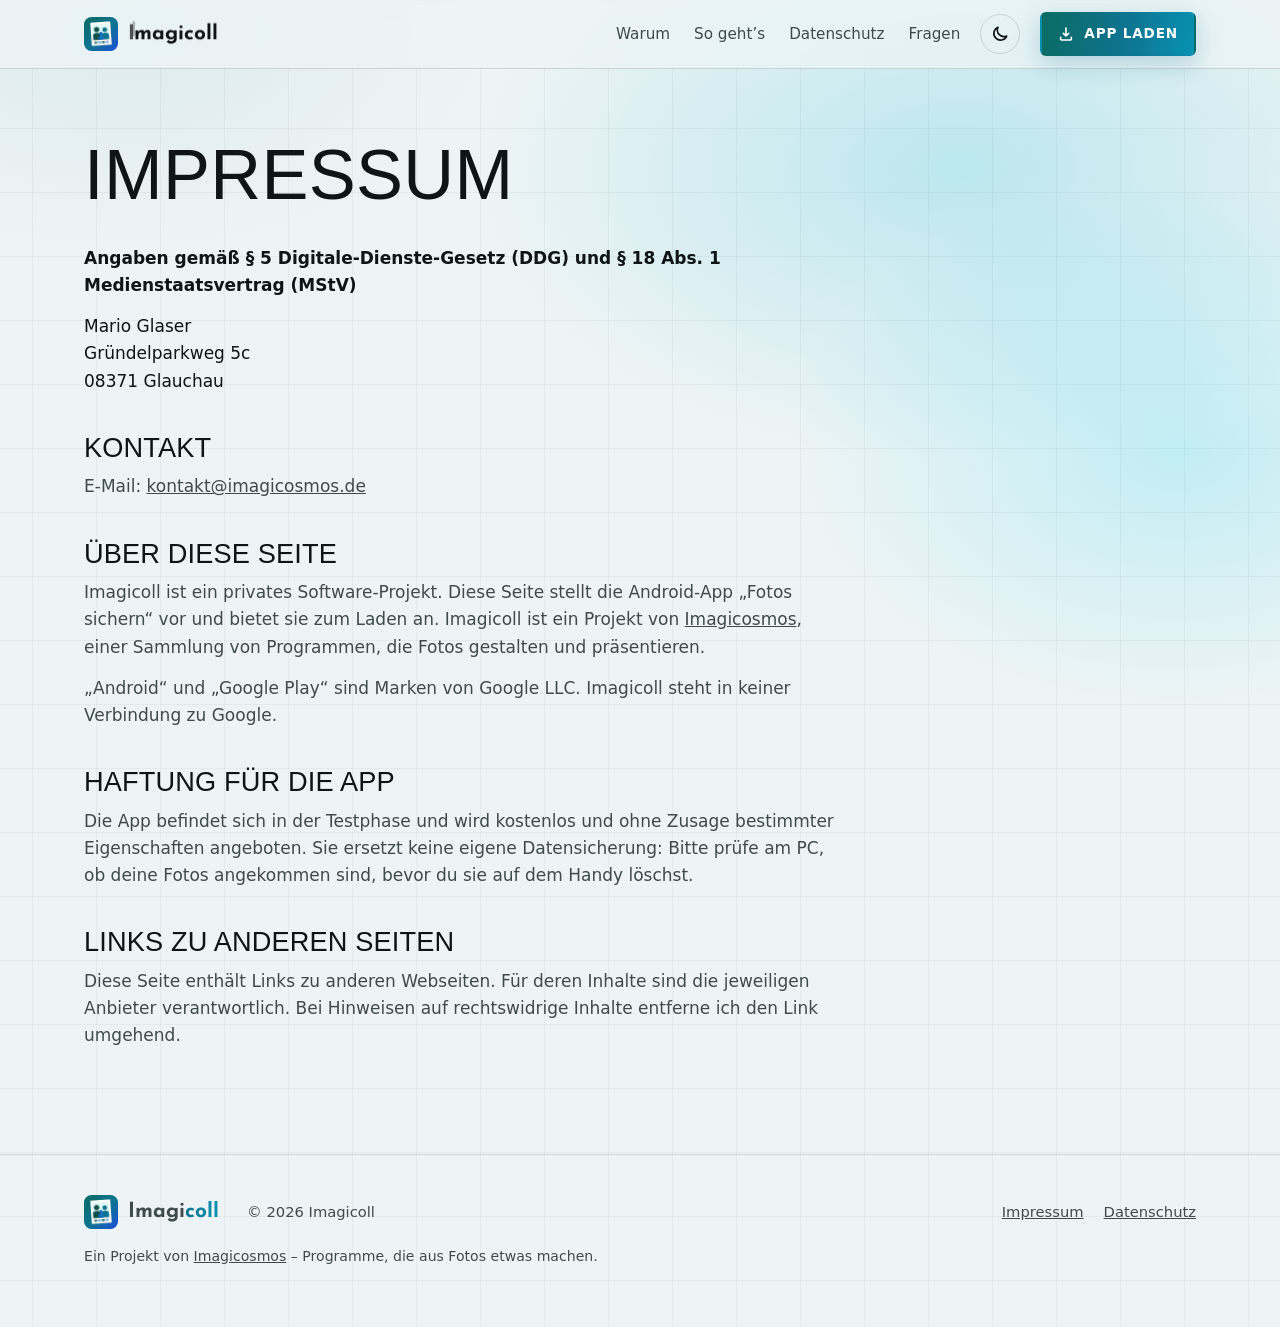
<file: impressum.html>
<!DOCTYPE html>
<html lang="de" data-modus="hell">
<head>
<meta charset="utf-8">
<meta name="viewport" content="width=device-width, initial-scale=1">
<meta http-equiv="Content-Security-Policy" content="default-src 'self'; script-src 'self'; style-src 'self' 'unsafe-inline'; img-src 'self' data:; font-src 'self'; connect-src 'self'; object-src 'none'; base-uri 'self'; form-action 'self'">
<title>Impressum · Imagicoll</title>
<meta name="robots" content="noindex">
<link rel="icon" href="bilder/favicon.svg" type="image/svg+xml">
<link rel="apple-touch-icon" href="bilder/apple-touch-icon.png">
<script src="modus.js"></script>
<link rel="stylesheet" href="style.css">
</head>
<body>
<header class="kopf">
  <div class="breite">
    <a class="logo" href="index.html"><span class="logo-zeichen" aria-hidden="true"></span><span class="logo-wort">Imagi<span class="logo-teil">coll</span></span></a>
    <nav aria-label="Hauptmenü">
      <a href="index.html#warum">Warum</a>
      <a href="index.html#ablauf">So geht’s</a>
      <a href="index.html#datenschutz">Datenschutz</a>
      <a href="index.html#fragen">Fragen</a>
    </nav>
    <button type="button" class="modus-knopf" id="modus-knopf" aria-label="Zu dunklem Design wechseln">
      <svg class="sonne" viewBox="0 0 24 24" fill="none" stroke="currentColor" stroke-width="2" stroke-linecap="round" aria-hidden="true"><circle cx="12" cy="12" r="4"/><path d="M12 2v2M12 20v2M4.9 4.9l1.4 1.4M17.7 17.7l1.4 1.4M2 12h2M20 12h2M4.9 19.1l1.4-1.4M17.7 6.3l1.4-1.4"/></svg>
      <svg class="mond" viewBox="0 0 24 24" fill="none" stroke="currentColor" stroke-width="2" stroke-linecap="round" stroke-linejoin="round" aria-hidden="true"><path d="M20 14.5A8 8 0 0 1 9.5 4a8 8 0 1 0 10.5 10.5z"/></svg>
    </button>
    <a class="knopf klein kopf-app" href="index.html#app"><svg viewBox="0 0 24 24" fill="none" stroke="currentColor" stroke-width="2.4" stroke-linecap="round" stroke-linejoin="round" aria-hidden="true"><path d="M12 3v12M12 15l-4-4M12 15l4-4M4 17v3a1 1 0 0 0 1 1h14a1 1 0 0 0 1-1v-3"/></svg><span>App<span class="lang-wort"> laden</span></span></a>
  </div>
</header>
<main id="inhalt">
  <div class="leuchten" aria-hidden="true"></div>
  <article class="breite"><div class="rechtstext">
<h1>Impressum</h1>
<p><strong>Angaben gemäß § 5 Digitale-Dienste-Gesetz (DDG) und § 18 Abs. 1 Medienstaatsvertrag (MStV)</strong></p>
<address>
Mario Glaser<br>
Gründelparkweg 5c<br>
08371 Glauchau
</address>
<h2>Kontakt</h2>
<p>E-Mail: <a href="mailto:kontakt@imagicosmos.de">kontakt@imagicosmos.de</a></p>
<h2>Über diese Seite</h2>
<p>Imagicoll ist ein privates Software-Projekt. Diese Seite stellt die Android-App „Fotos sichern“ vor und bietet sie zum Laden an. Imagicoll ist ein Projekt von <a href="https://imagicosmos.de/" rel="noopener">Imagicosmos</a>, einer Sammlung von Programmen, die Fotos gestalten und präsentieren.</p>
<p>„Android“ und „Google Play“ sind Marken von Google LLC. Imagicoll steht in keiner Verbindung zu Google.</p>
<h2>Haftung für die App</h2>
<p>Die App befindet sich in der Testphase und wird kostenlos und ohne Zusage bestimmter Eigenschaften angeboten. Sie ersetzt keine eigene Datensicherung: Bitte prüfe am PC, ob deine Fotos angekommen sind, bevor du sie auf dem Handy löschst.</p>
<h2>Links zu anderen Seiten</h2>
<p>Diese Seite enthält Links zu anderen Webseiten. Für deren Inhalte sind die jeweiligen Anbieter verantwortlich. Bei Hinweisen auf rechtswidrige Inhalte entferne ich den Link umgehend.</p>
  </div></article>
</main>
<footer class="fuss">
  <div class="breite">
    <a class="logo" href="index.html"><span class="logo-zeichen" aria-hidden="true"></span><span class="logo-wort">Imagi<span class="logo-teil">coll</span></span></a>
    <span>© 2026 Imagicoll</span>
    <nav aria-label="Rechtliches"><a href="impressum.html">Impressum</a><a href="datenschutz.html">Datenschutz</a></nav>
    <span class="familie">Ein Projekt von <a href="https://imagicosmos.de/" rel="noopener">Imagicosmos</a> – Programme, die aus Fotos etwas machen.</span>
  </div>
</footer>
<script src="app.js"></script>
<script src="bausteine/zauberstab.js" data-stern="#06b6d4" data-band="#67e8f9" defer></script>
</body>
</html>
</file>
<file: style.css>
/* =====================================================================
   Imagicoll – Webseite (Aufbau wie imagichron.de, Design „E“; Farben Petrol wie das Icon, siehe imagicosmos/marke)
   Hell ist voreingestellt, dunkel über den Knopf ☀/☾ (data-modus am <html>).
   Lädt nichts von fremden Servern: nur Systemschriften, keine Bibliotheken.
   ===================================================================== */

/* ---------- 1) Farben und Werte ---------- */
:root{
  --breite:1160px;
  --schrift:"Segoe UI",system-ui,-apple-system,"Helvetica Neue",Arial,sans-serif;
  --titel:Impact,"Arial Narrow Bold","Franklin Gothic Medium","Haettenschweiler",sans-serif;
  --mono:Consolas,"Cascadia Mono","SF Mono",Menlo,monospace;
  --radius:6px;

  /* hell (Voreinstellung) */
  --grund:#eef4f5; --flaeche:#fbfeff; --flaeche-2:#dbe8ea; --text:#0f1416; --leise:#3f4a4d; --linie:rgba(15,20,22,.14);
  --akzent:#0e7490; --akzent-2:#0b6b63; --akzent-text:#ffffff;
  --verlauf:linear-gradient(100deg,#0b6b63 0%,#0e7490 55%,#0891b2 100%);
  --schatten:0 0 0 1px var(--linie), 0 20px 50px rgba(15,45,55,.12);
  --raster:rgba(15,20,22,.045);
  --leuchten:radial-gradient(700px 420px at 75% 22%, rgba(6,182,212,.22), transparent 70%), radial-gradient(560px 380px at 92% 50%, rgba(34,211,238,.22), transparent 70%), radial-gradient(520px 320px at 10% 8%, rgba(14,116,144,.08), transparent 70%);
  --vorzeile-linie:rgba(15,20,22,.8);
  --knopf-schatten:0 8px 24px rgba(14,116,144,.25);
  --zweit-grund:rgba(255,255,255,.6); --zweit-rand:rgba(15,20,22,.25);
  --geraet-schatten:0 0 0 1px var(--linie), 0 0 70px rgba(8,145,178,.18), 0 24px 60px rgba(15,45,55,.28);
  --jahr-farbe:rgba(15,20,22,.22);
  --kachel-grund:linear-gradient(180deg,#fbfeff,#eef6f7);
  --kachel-glanz:rgba(8,145,178,.12);
  --k1-grund:radial-gradient(500px 260px at 85% 110%, rgba(8,145,178,.16), transparent 70%), #fbfeff;
  --schritt-linie:rgba(15,20,22,.2);
  --liste-grund:#fbfeff;
  --dl-glanz:rgba(8,145,178,.14);
  color-scheme:light;
}
[data-modus="dunkel"] .logo-teil{ background:linear-gradient(90deg,#22d3ee,#67e8f9); -webkit-background-clip:text; background-clip:text; }
[data-modus="dunkel"]{
  --grund:#071013; --flaeche:#0f1a1d; --flaeche-2:#16262b; --text:#eaf5f7; --leise:#a1b6bb; --linie:rgba(255,255,255,.11);
  --akzent:#22d3ee; --akzent-2:#67e8f9; --akzent-text:#04212a;
  --verlauf:linear-gradient(100deg,#0891b2 0%,#22d3ee 50%,#67e8f9 100%);
  --schatten:0 0 0 1px var(--linie), 0 30px 80px rgba(0,0,0,.5);
  --raster:rgba(255,255,255,.035);
  --leuchten:radial-gradient(700px 420px at 75% 22%, rgba(8,145,178,.30), transparent 70%), radial-gradient(560px 380px at 92% 50%, rgba(34,211,238,.26), transparent 70%), radial-gradient(520px 320px at 10% 8%, rgba(34,211,238,.10), transparent 70%);
  --vorzeile-linie:rgba(255,255,255,.7);
  --knopf-schatten:0 8px 30px rgba(8,145,178,.35);
  --zweit-grund:rgba(255,255,255,.04); --zweit-rand:rgba(255,255,255,.25);
  --geraet-schatten:0 0 0 1px var(--linie), 0 0 90px rgba(8,145,178,.22), 0 30px 80px rgba(0,0,0,.6);
  --jahr-farbe:rgba(234,245,247,.28);
  --kachel-grund:linear-gradient(180deg, rgba(255,255,255,.045), rgba(255,255,255,.015));
  --kachel-glanz:rgba(8,145,178,.18);
  --k1-grund:radial-gradient(500px 260px at 85% 110%, rgba(8,145,178,.25), transparent 70%), linear-gradient(180deg, rgba(255,255,255,.05), rgba(255,255,255,.015));
  --schritt-linie:rgba(255,255,255,.18);
  --liste-grund:rgba(255,255,255,.03);
  --dl-glanz:rgba(8,145,178,.22);
  color-scheme:dark;
}

/* ---------- 2) Grundlagen ---------- */
*{ box-sizing:border-box; }
html{ scroll-behavior:smooth; }
body{ margin:0; background:var(--grund); color:var(--text); font:17px/1.6 var(--schrift); -webkit-font-smoothing:antialiased; overflow-x:hidden; transition:background .3s, color .3s;
  background-image:linear-gradient(var(--raster) 1px, transparent 1px), linear-gradient(90deg, var(--raster) 1px, transparent 1px); background-size:64px 64px; background-position:center top; }
a{ color:inherit; }
svg{ display:block; }
.breite{ max-width:var(--breite); margin:0 auto; padding:0 24px; position:relative; }
h1,h2,h3{ margin:0; line-height:1.08; }
h1,h2{ font-family:var(--titel); font-weight:400; text-transform:uppercase; letter-spacing:.005em; }
h1{ font-size:clamp(3.4rem,10.5vw,9.6rem); line-height:1.02; }
h2{ font-size:clamp(2.2rem,4vw,3.3rem); line-height:.98; }
h3{ font-family:var(--titel); font-weight:400; font-size:1.6rem; text-transform:uppercase; letter-spacing:.01em; }
p{ margin:0; }
.leise{ color:var(--leise); }
.hervor{ background:var(--verlauf); -webkit-background-clip:text; background-clip:text; color:transparent; }
.vorzeile{ font-size:.82rem; font-weight:700; letter-spacing:.2em; text-transform:uppercase; color:var(--text); border-top:2px solid var(--vorzeile-linie); padding-top:10px; display:flex; gap:10px; align-items:center; }
.vorzeile::before{ content:""; width:8px; height:8px; border-radius:50%; background:var(--akzent); box-shadow:0 0 12px var(--akzent); flex:none; }
.abschnitt{ padding:110px 0; position:relative; }
.abschnitt.eng{ padding-top:20px; }
.abschnitt-kopf{ max-width:720px; margin-bottom:52px; display:grid; gap:14px; }
.abschnitt-kopf p:last-child{ color:var(--leise); font-size:1.1rem; }
.skip{ position:absolute; left:-9999px; } .skip:focus{ left:16px; top:16px; z-index:99; background:var(--flaeche); padding:8px 12px; }
:focus-visible{ outline:3px solid var(--akzent); outline-offset:3px; }
main{ position:relative; }
main > *{ position:relative; z-index:1; }
.leuchten{ position:absolute; inset:-120px 0 auto 0; height:1000px; pointer-events:none; z-index:0; background:var(--leuchten); }

/* ---------- 3) Knöpfe ---------- */
.knopf{ display:inline-flex; align-items:center; gap:10px; padding:14px 22px; border-radius:var(--radius); background:var(--verlauf); color:var(--akzent-text); font-weight:650; text-decoration:none; border:2px solid transparent; box-shadow:var(--knopf-schatten); transition:transform .15s, box-shadow .15s; cursor:pointer; font-size:.92rem; text-transform:uppercase; letter-spacing:.06em; }
.knopf:hover{ transform:translateY(-2px); }
.knopf.zweit{ background:var(--zweit-grund); color:var(--text); border-color:var(--zweit-rand); box-shadow:none; }
.knopf.klein{ padding:9px 16px; font-size:.85rem; }
.knopf svg{ width:18px; height:18px; }
.knopf[aria-disabled="true"]{ cursor:default; }
.knopf[aria-disabled="true"]:hover{ transform:none; }
.modus-knopf{ display:grid; place-items:center; width:40px; height:40px; padding:0; border-radius:999px; border:1px solid var(--linie); background:transparent; color:var(--text); cursor:pointer; transition:background .15s; }
.modus-knopf:hover{ background:color-mix(in srgb, var(--text) 8%, transparent); }
.modus-knopf svg{ width:20px; height:20px; }
[data-modus="hell"] .modus-knopf .sonne,:root:not([data-modus]) .modus-knopf .sonne,[data-modus="dunkel"] .modus-knopf .mond{ display:none; }

/* ---------- 4) Kopf ---------- */
.kopf{ position:sticky; top:0; z-index:20; backdrop-filter:saturate(1.4) blur(14px); -webkit-backdrop-filter:saturate(1.4) blur(14px); background:color-mix(in srgb, var(--grund) 78%, transparent); border-bottom:1px solid var(--linie); }
.kopf .breite{ display:flex; align-items:center; gap:20px; height:68px; }
/* Schriftzug des Logos: Josefin Sans (SIL Open Font License, schriften/OFL-josefin-sans.txt), lokal – nichts von fremden Servern */
@font-face{ font-family:"Josefin Sans"; src:url("schriften/josefin-sans-latin-700-normal.woff2") format("woff2"); font-weight:700; font-display:swap; }
.logo{ display:flex; align-items:center; gap:10px; font-family:"Josefin Sans", system-ui, sans-serif; font-weight:700; font-size:1.3rem; text-decoration:none; letter-spacing:.01em; }
.logo-zeichen{ width:34px; height:34px; flex:none; background:url("bilder/favicon.svg") center/contain no-repeat; }   /* Icon aus ../imagicosmos/marke (Sofortbild mit Familie über einer Fotoreihe) */
.logo-wort{ position:relative; letter-spacing:0; }
.logo-teil{ background:linear-gradient(90deg,#0e7490,#0891b2); -webkit-background-clip:text; background-clip:text; color:transparent; }   /* „coll“ in Petrol – Endbild der Zauberstab-Animation (zauberstab.js) */
.logo-wort.zauber-vorher .logo-teil{ background:none; color:inherit; }
.logo-wort.zaubert, .logo-wort.zaubert .logo-teil{ color:transparent; background:none; }
.zauber-flaeche{ position:absolute; pointer-events:none; }
.kopf nav{ display:flex; gap:24px; margin-left:auto; font-size:.95rem; }
.kopf nav a{ text-decoration:none; color:var(--leise); } .kopf nav a:hover{ color:var(--text); }

/* ---------- 5) Einstieg ---------- */
.held{ display:grid; gap:50px; padding-top:60px; padding-bottom:70px; } /* nur oben/unten, der Seitenrand kommt von .breite */
.held-text{ display:grid; grid-template-columns:1.3fr 1fr; column-gap:48px; row-gap:24px; align-items:start; }
.held-text h1,.held-text .vorzeile{ grid-column:1/-1; }
.unter{ font-size:1.25rem; color:var(--leise); max-width:34em; }
.knoepfe{ display:flex; flex-wrap:wrap; gap:12px; }
.merkmale{ display:flex; flex-wrap:wrap; gap:8px 20px; font-size:.92rem; color:var(--leise); padding:0; margin:18px 0 0; list-style:none; }
.merkmale li::before{ content:"✓ "; color:var(--akzent-2); font-weight:700; }

/* echtes Bildschirmfoto im Filmstreifen */
.geraet{ position:relative; overflow:hidden; border:1px solid var(--linie); border-radius:var(--radius); padding:26px 0; background:#07080d; box-shadow:var(--geraet-schatten); margin:0; }
.geraet::before,.geraet::after{ content:""; position:absolute; left:0; right:0; height:12px; background:repeating-linear-gradient(90deg, transparent 0 10px, rgba(255,255,255,.8) 10px 24px, transparent 24px 34px); opacity:.85; z-index:1; }
.geraet::before{ top:7px; } .geraet::after{ bottom:7px; }
.geraet img{ display:block; width:100%; height:auto; }

/* Laufband mit Jahreszahlen */
.jahrband{ border-block:1px solid var(--linie); overflow:hidden; padding:14px 0; mask-image:linear-gradient(90deg,transparent,#000 8%,#000 92%,transparent); -webkit-mask-image:linear-gradient(90deg,transparent,#000 8%,#000 92%,transparent); }
.jahrband-spur{ display:flex; gap:36px; width:max-content; animation:laufen 45s linear infinite; font:400 3.4rem/1 var(--titel); color:var(--jahr-farbe); }
.jahrband-spur span:nth-child(5n){ color:transparent; background:var(--verlauf); -webkit-background-clip:text; background-clip:text; }
@keyframes laufen{ to{ transform:translateX(-50%); } }

/* ---------- 6a) So sieht es aus (Galerie) ---------- */
.galerie{ display:grid; grid-template-columns:2fr 2fr 1.1fr; gap:18px; align-items:start; }
.galerie figure{ margin:0; display:grid; gap:10px; align-content:start; }
.galerie .g-jahr{ grid-column:1 / 3; } .galerie .g-handy{ grid-column:3; grid-row:1 / 3; }
.bild-link{ display:block; border-radius:var(--radius); overflow:hidden; border:1px solid var(--linie); box-shadow:var(--schatten); background:var(--flaeche); transition:transform .2s; cursor:zoom-in; }
.bild-link:hover{ transform:translateY(-3px); }
.bild-link img{ display:block; width:100%; height:auto; }
.galerie figcaption{ font-size:.95rem; color:var(--leise); }
.galerie figcaption b{ color:var(--text); }
.galerie-hinweis{ margin-top:22px; font-size:.88rem; color:var(--leise); }
.lupe{ border:0; padding:0; background:transparent; max-width:min(1500px,96vw); max-height:96vh; overflow:visible; }
.lupe::backdrop{ background:rgba(8,9,14,.84); backdrop-filter:blur(4px); }
.lupe img{ display:block; max-width:100%; max-height:86vh; width:auto; height:auto; margin:0 auto; border-radius:var(--radius); box-shadow:0 30px 80px rgba(0,0,0,.6); }
.lupe p{ color:#eceef5; text-align:center; margin-top:10px; font-size:.95rem; }
.lupe-zu{ position:fixed; top:16px; right:16px; width:44px; height:44px; border-radius:999px; border:1px solid rgba(255,255,255,.3); background:rgba(0,0,0,.45); color:#fff; font-size:1.4rem; cursor:pointer; }

/* ---------- 6) Funktionen (Bento-Raster) ---------- */
.bento{ display:grid; grid-template-columns:repeat(6,1fr); gap:18px; }
.kachel{ background:var(--kachel-grund); border:1px solid var(--linie); border-radius:var(--radius); padding:28px; display:grid; gap:12px; align-content:start; position:relative; overflow:hidden; min-height:250px; transition:border-color .2s; }
.kachel:hover{ border-color:color-mix(in srgb, var(--akzent) 50%, transparent); }
.kachel::after{ content:""; position:absolute; inset:auto -40% -60% auto; width:300px; height:300px; background:radial-gradient(circle, var(--kachel-glanz), transparent 65%); pointer-events:none; }
.kachel p{ color:var(--leise); font-size:.98rem; }
.symbol{ width:42px; height:42px; border-radius:var(--radius); display:grid; place-items:center; background:color-mix(in srgb, var(--akzent) 14%, transparent); color:var(--akzent); }
.symbol svg{ width:22px; height:22px; }
.gruende{ display:grid; grid-template-columns:repeat(2,1fr); gap:18px; }
.gruende .kachel{ min-height:0; }
.k1{ grid-column:span 4; background:var(--k1-grund); } .k2{ grid-column:span 2; } .k3,.k4,.k5,.k7{ grid-column:span 3; }
.k6{ grid-column:span 6; min-height:0; grid-template-columns:auto 1fr auto; align-items:center; gap:24px; }
.mini-zs{ display:flex; align-items:flex-end; gap:6px; height:90px; margin-top:auto; }
.mini-zs i{ flex:1; border-radius:6px 6px 2px 2px; background:color-mix(in srgb, var(--akzent) 22%, var(--flaeche-2)); }
.mini-zs i:nth-child(odd){ background:color-mix(in srgb, var(--akzent-2) 26%, var(--flaeche-2)); }
.mini-zs i.an{ background:var(--akzent); }
.sprechblasen{ display:grid; gap:8px; margin-top:6px; }
.blase{ padding:8px 12px; border-radius:14px; font-size:.88rem; max-width:88%; background:var(--flaeche-2); }
.blase.er{ justify-self:end; background:color-mix(in srgb, var(--akzent-2) 18%, var(--flaeche)); }
.blase b{ font-size:.72rem; letter-spacing:.08em; text-transform:uppercase; color:var(--akzent); margin-right:6px; }
.passwort{ display:flex; gap:6px; margin-top:6px; }
.passwort span{ width:34px; height:40px; display:grid; place-items:center; border-radius:8px; font:700 1.1rem var(--mono); background:var(--flaeche-2); border:1px solid var(--linie); }
.passwort span:first-child{ background:var(--akzent); color:var(--akzent-text); border-color:transparent; }

/* ---------- 7) So geht's (Zeitstrahl) ---------- */
.schritte{ display:grid; grid-template-columns:repeat(3,1fr); gap:26px; counter-reset:schritt; }
.schritt{ display:grid; gap:12px; padding-top:22px; border-top:3px solid var(--schritt-linie); position:relative; }
.schritt::before{ counter-increment:schritt; content:counter(schritt,decimal-leading-zero); font:400 2.6rem/1 var(--titel); color:var(--text); }
.schritt::after{ content:""; position:absolute; top:-12px; left:0; width:20px; height:20px; border-radius:50%; background:var(--verlauf); box-shadow:0 0 16px rgba(8,145,178,.7); }
.schritt p{ color:var(--leise); }

/* ---------- 8) Datenschutz ---------- */
.schutz{ display:grid; grid-template-columns:1fr 1.1fr; gap:56px; align-items:center; }
.schutz .abschnitt-kopf{ margin:0; }
.schutz-liste{ display:grid; gap:14px; list-style:none; padding:0; margin:0; }
.schutz-liste li{ display:grid; grid-template-columns:40px 1fr; gap:14px; padding:18px; border-radius:var(--radius); background:var(--liste-grund); border:1px solid var(--linie); }
.schutz-liste li svg{ width:24px; height:24px; color:var(--akzent-2); margin-top:2px; }
.schutz-liste b{ display:block; }
.schutz-liste span{ color:var(--leise); font-size:.95rem; }

/* ---------- 9) Download ---------- */
.download-karte{ display:grid; grid-template-columns:1.2fr 1fr; gap:40px; padding:44px; border-radius:calc(var(--radius) + 6px); background:radial-gradient(500px 260px at 90% 0%, var(--dl-glanz), transparent 70%), var(--flaeche); border:1px solid var(--linie); box-shadow:var(--schatten); position:relative; overflow:hidden; }
.dl-links{ display:grid; gap:16px; align-content:start; }
.dl-daten{ display:grid; grid-template-columns:auto 1fr; gap:10px 18px; font-size:.95rem; margin:0; align-content:start; }
.dl-daten dt{ color:var(--leise); } .dl-daten dd{ margin:0; font-weight:600; overflow-wrap:anywhere; }
.dl-daten dd.mono{ font:13px var(--mono); }
.abzeichen{ display:inline-block; font-size:.78rem; font-weight:700; letter-spacing:.06em; text-transform:uppercase; padding:4px 10px; border-radius:999px; background:color-mix(in srgb, var(--akzent-2) 16%, transparent); color:var(--akzent-2); justify-self:start; }

/* ---------- 10) Fragen ---------- */
.fragen{ display:grid; gap:12px; max-width:820px; }
.fragen details{ border:1px solid var(--linie); border-radius:var(--radius); background:var(--liste-grund); padding:4px 22px; }
.fragen summary{ cursor:pointer; padding:16px 0; font-weight:650; list-style:none; display:flex; justify-content:space-between; gap:16px; }
.fragen summary::-webkit-details-marker{ display:none; }
.fragen summary::after{ content:"+"; color:var(--akzent); font-size:1.4rem; line-height:1; }
.fragen details[open] summary::after{ content:"–"; }
.fragen details p{ padding:0 0 18px; color:var(--leise); }

/* ---------- 11) Fuß ---------- */
.fuss{ border-top:1px solid var(--linie); padding:40px 0 60px; font-size:.92rem; color:var(--leise); position:relative; z-index:1; }
.fuss .breite{ display:flex; flex-wrap:wrap; gap:16px 28px; align-items:center; }
.fuss nav{ display:flex; gap:20px; margin-left:auto; }

/* ---------- 12) Rechtliche Seiten (Impressum, Datenschutz) ---------- */
.rechtstext{ max-width:760px; padding:70px 0 90px; }
.rechtstext h1{ font-size:clamp(2.6rem,6vw,4.4rem); margin-bottom:34px; }
.rechtstext h2{ font-size:1.7rem; margin:40px 0 12px; }
.rechtstext p,.rechtstext ul,.rechtstext address{ margin:0 0 14px; color:var(--leise); font-style:normal; }
.rechtstext address,.rechtstext strong{ color:var(--text); }
.rechtstext ul{ padding-left:22px; }
.rechtstabelle{ width:100%; border-collapse:collapse; margin:0 0 18px; font-size:.95rem; }
.rechtstabelle th,.rechtstabelle td{ text-align:left; vertical-align:top; padding:8px 10px; border-bottom:1px solid color-mix(in srgb, var(--leise) 25%, transparent); }
.rechtstabelle th{ color:var(--text); }
.rechtstabelle td{ color:var(--leise); }
.rechtstext code{ font-size:.9em; }
.dl-bedingungen{ font-size:.9rem; margin-top:10px; }
.rechtstext ol{ margin:0 0 14px; padding-left:22px; color:var(--leise); }
.rechtstext .platzhalter{ background:color-mix(in srgb, var(--akzent) 18%, transparent); color:var(--text); padding:0 4px; border-radius:4px; }

/* ---------- 13) Einblenden beim Scrollen (nur mit JavaScript) ---------- */
.js .zeigen{ opacity:0; transform:translateY(24px); transition:opacity .7s ease, transform .7s ease; }
.js .zeigen.sichtbar{ opacity:1; transform:none; }

/* ---------- 14) Kleine Bildschirme, weniger Bewegung ---------- */
@media (max-width:900px){
  .held-text,.schutz,.download-karte{ grid-template-columns:1fr; }
  /* Menü auf dem Handy: zweite Zeile unter dem Logo, seitlich wischbar (ohne JavaScript) */
  .kopf .breite{ flex-wrap:wrap; height:auto; min-height:60px; row-gap:0; padding-top:8px; }
  .kopf nav{ order:5; width:100%; margin:0; gap:22px; padding:8px 0 12px; overflow-x:auto; white-space:nowrap; scrollbar-width:none;
    -webkit-mask-image:linear-gradient(90deg,#000 88%,transparent); mask-image:linear-gradient(90deg,#000 88%,transparent); }
  .kopf nav::-webkit-scrollbar{ display:none; }
  .kopf nav a{ padding:4px 0; }
  .kopf nav a:last-child{ padding-right:28px; }
  html{ scroll-padding-top:110px; }
  .modus-knopf{ margin-left:auto; }
  .gruende{ grid-template-columns:1fr; }
  .bento{ grid-template-columns:1fr; } .bento > *{ grid-column:auto; }
  .k6{ grid-template-columns:1fr; }
  .schritte{ grid-template-columns:1fr; gap:40px; }
  .abschnitt{ padding:80px 0; }
  .download-karte{ padding:28px; }
  .jahrband-spur{ font-size:2.4rem; }
  .galerie{ grid-template-columns:1fr 1fr; }
  .galerie .g-jahr{ grid-column:1 / -1; } .galerie .g-handy{ grid-column:2; grid-row:2 / 4; }
}
@media (max-width:520px){
  .galerie{ grid-template-columns:1fr; }
  .galerie .g-handy{ grid-column:auto; grid-row:auto; max-width:280px; justify-self:center; }
  .kopf .knopf{ padding:8px 12px; font-size:.78rem; gap:6px; letter-spacing:.04em; }   /* bleibt auf dem Handy sichtbar: Weg zum Download (wie Imagiclique) */
  .kopf .breite{ gap:12px; }
}
/* Überschrift mit wechselnden Wörtern (app.js): Vorleseprogramme lesen nur „Eure Geschichte.“ */
.vorlesen{ position:absolute; width:1px; height:1px; overflow:hidden; clip:rect(0 0 0 0); white-space:nowrap; }
.wechsel{ display:inline-block; transition:opacity .45s ease, transform .45s ease; }
.wechsel.weg{ opacity:0; transform:translateY(.18em); }
@media (prefers-reduced-motion:reduce){
  *{ animation:none !important; transition:none !important; scroll-behavior:auto !important; }
  .js .zeigen{ opacity:1; transform:none; }
}

/* Knopf „App laden“ im Kopf (wie Imagiclique): Download-Zeichen; schmale Handys zeigen nur „App“ */
.kopf-app svg{ width:16px; height:16px; flex:none; }
@media (max-width:400px){ .kopf .lang-wort{ display:none; } }

/* ---------- 15) Eigenes von Imagicoll ---------- */
/* Einstieg: Zeichnung „Fotos wandern vom Handy zum PC“ statt des Filmstreifens */
.held{ grid-template-columns:1.15fr 1fr; align-items:center; }
.held-text{ grid-template-columns:1fr; }
.held h1{ font-size:clamp(3.2rem,7.4vw,6.6rem); }
.held-bild{ margin:0; }
.held-bild svg{ width:100%; height:auto; overflow:visible; filter:drop-shadow(0 24px 40px rgba(15,45,55,.18)); }
.hb-rahmen{ fill:var(--flaeche); stroke:var(--text); stroke-width:3; }
.hb-strich{ fill:none; stroke:var(--text); stroke-width:3; stroke-linecap:round; }
.hb-foto rect{ fill:color-mix(in srgb, var(--akzent) 22%, var(--flaeche-2)); }
.hb-foto rect.b{ fill:color-mix(in srgb, var(--akzent) 50%, var(--flaeche-2)); }
.hb-foto rect.neu{ fill:var(--akzent); }
.hb-weg{ fill:none; stroke:var(--akzent); stroke-width:3; stroke-linecap:round; stroke-dasharray:1 11; }
.hb-fliegt{ fill:var(--akzent); stroke:var(--flaeche); stroke-width:3; }
.hb-fliegt.f2{ opacity:.7; }
.hb-wlan path{ fill:none; stroke:var(--akzent); stroke-width:4; stroke-linecap:round; }
.hb-wlan circle{ fill:var(--akzent); }
/* Laufband mit Stichworten */
.jahrband-spur{ font-size:2.6rem; gap:28px; text-transform:uppercase; }
.jahrband-spur span:nth-child(5n){ color:var(--jahr-farbe); background:none; }
.jahrband-spur span:nth-child(2n){ color:var(--akzent); opacity:.55; font-size:1.6rem; align-self:center; }
/* Installieren */
.schritte-liste{ margin:0; padding-left:22px; color:var(--leise); display:grid; gap:6px; }
.schritte-liste b{ color:var(--text); }
.dl-links .hinweis{ padding:12px 14px; border-radius:var(--radius); border:1px solid color-mix(in srgb, var(--akzent) 45%, transparent); background:color-mix(in srgb, var(--akzent) 8%, transparent); font-size:.95rem; }
.fuss .familie{ flex-basis:100%; font-size:.88rem; }
@media (max-width:900px){
  .held{ grid-template-columns:1fr; }
  .held-bild{ max-width:460px; }
  .jahrband-spur{ font-size:1.9rem; }
}
.rechtstext h3{ font-size:1.25rem; margin:28px 0 10px; }
</file>
